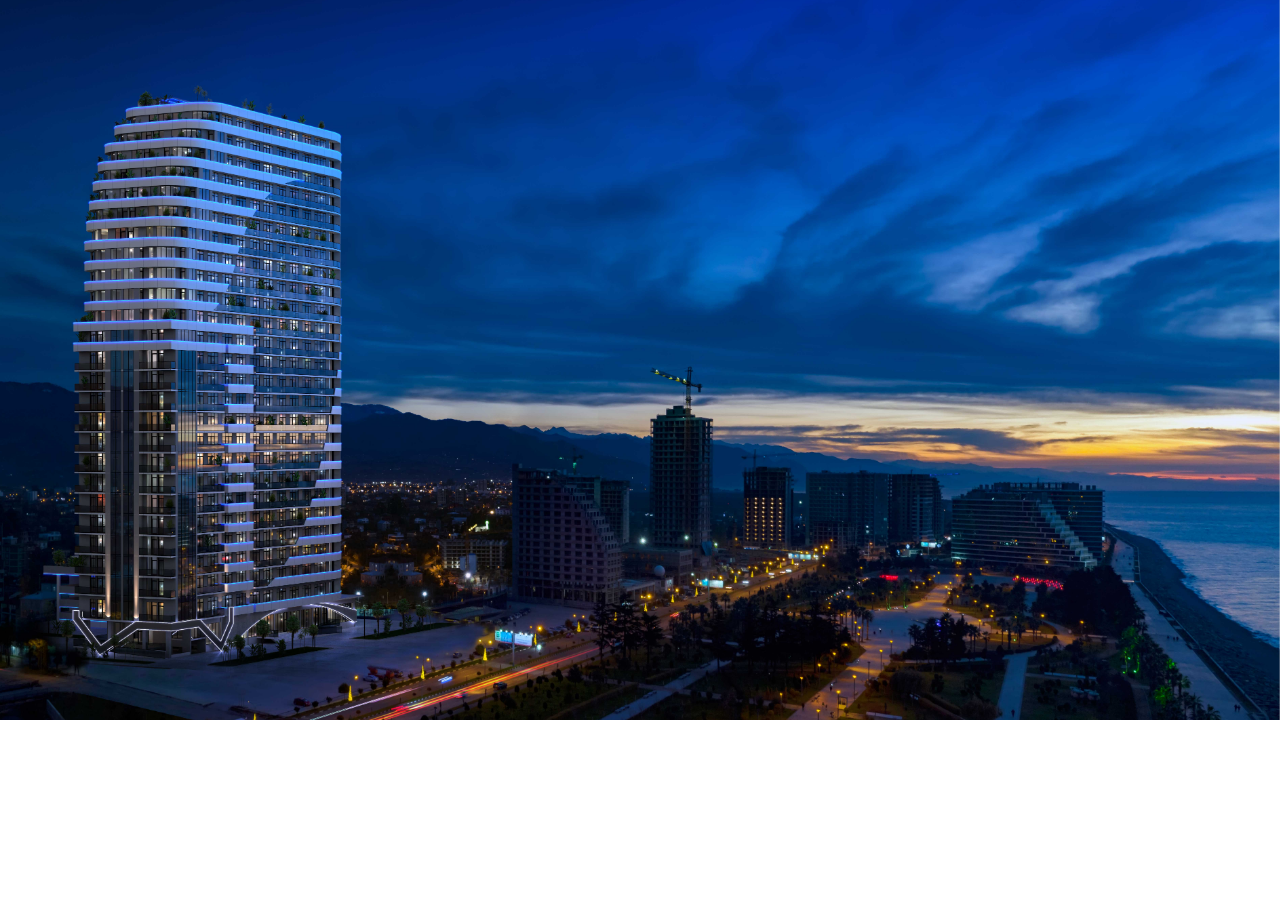
<file: index.html>
<!DOCTYPE html>
<html>
<head>
	<title></title>
		<meta name="viewport" content="width=device-width, initial-scale=1.0">
	<link rel="stylesheet" type="text/css" href="css/slick.css">
	<link rel="stylesheet" type="text/css" href="css/lightbox.css">
	<link rel="stylesheet" type="text/css" href="css/slicktheme.css">
	<link rel="stylesheet" type="text/css" href="css/main.css">

</head>
<body>



<section class="building_img" >
	

<svg  version="1.1" xmlns="http://www.w3.org/2000/svg" xmlns:xlink="http://www.w3.org/1999/xlink" x="0px" y="0px"
	 viewBox="0 0 1920 1080" style="enable-background:new 0 0 1920 1080;" xml:space="preserve">
<style type="text/css">
	
	.st27{font-family:'MyriadPro-Regular';}
	.st28{font-size:16px;}

	#Layer_1 {
		width: 100vw;
	}
</style>
<g id="Layer_1">
	
		<image style="overflow:visible;" width="9496" height="5776" xlink:href="img/1EA82DE3.jpg"  transform="matrix(0.2542 0 0 0.2542 -493.4042 -76.1467)">
	</image>
	<path class="build_hover hidden_stare" d="M88.2,890.3l0,37.5l20,1l14-2l134,7l80-12v-11l164-22c0,0,10.6-1.3,10.6-4.7v-18.2c0,0-0.8,1.1-14.4,2.9
		l-113,14.3l-3.6-0.3l0.1,0.9l-37.7,4.6l-5.4-0.1l0,0.7l-41.1,5.2l-39.6,4.9L88.2,890.3z"/>
	<path class="build_hover hidden_stare" d="M88.5,862.3l-0.1,25.6l167.1,8.4l81.1-10l0.1,1.8l5.3,0l37.9-4.5v-1l3.5,0.4l118-15c0,0,9.3-1.1,10.5-3.2
		l0-12.5l-1-0.7v-13c0,0-3.5,1.7-15.8,2.5l-69.6,8l-41.9,4.4l-3.6,0v0.5l-37.9,4.1l-5.3,0l-0.1,0.5l-41,4.5l-39.6,4.4l-98.6-3.5
		l0-0.5l-67.9-1.4l-0.9,0L88.5,862.3z"/>
	<path class="build_hover hidden_stare" d="M117.9,831.6c0,0,0.2,16.1,0,16.1c-0.1,0-6.4,1.1-6.4,1.1v10.2l46,2.1l50.5,2.1l47.8,1.8l80.9-8.6l0,1.8l5.3,0
		l37.9-4.1l3.6-0.5L497.8,841c0,0,12.4-0.9,14-2.9l0-12.2l-1-1.1l-0.1-13.1c0,0-3.6,1-10.7,1.7l-70.2,6.5l-46.4,4.2l-3.5-0.1
		l-0.1,0.8l-37.9,3.5l-5.2-0.1l0,0.4l-80.6,7.8L117.9,831.6z"/>
	<path data-url="www.google.ge" class="build_hover link_path" d="M118,801.2l0.2,16.3l-6.5,1.3l0.3,10.1l-0.7,0.3v2.3l97.3,3.5l47.7,1.5l80.6-7.8l0-0.4l43.2-3.4l0.1-0.8l3,0.1
		l114.6-10.5c0,0,12.8-1,14.2-2.7l0-12.2l-0.9-0.8l-0.1-13.5c0,0-4,1.3-12,1.5L384.2,795l-4.2-0.1l-0.1,0.4l-37.9,3l-5.4-0.1v0.5
		l-41,3.1l-39.9,3.2L118,801.2z"/>
	<path data-url="www.google.ge" class="build_hover link_path" d="M118.1,770.9c0,0.2,0.2,16.7,0,16.7s-6.4,0.5-6.4,0.5s0.2,10.2,0,10.3c-0.2,0.1-0.6,0.2-0.6,0.2l0.1,2.3
		l46.3,1.3l50.8,1.5l47.4,1.4l81.1-6.3v-0.5l5.4,0.1l37.9-3l0.1-0.4l4.2,0.1l113.5-9c0,0,12.7-0.6,14.1-2.3l0-12l-1-1l-0.1-13.6
		c0,0-5.2,1-17.1,1.6l-107.9,6.8l-5.8,0.1l0,0.5l-123.8,7.7l-98.6-2.3l-3.3-0.3L118.1,770.9z"/>
	<path data-url="www.google.ge" class="build_hover link_path st20" d="M118.1,740.1l0,16.9l-6.4,0.4v10.4l-0.5,0.1l-0.1,2.4l43.3,1l3.1,0.2l98.6,2.3l80.6-5.1l10.5-0.6l32.8-2l0-0.5
		l113.6-6.9c0,0,17.3-0.9,18.2-2.2l0-11.8l-1-0.9l-0.1-13.8c0,0-8.4,1.1-18.4,1.2l-20.8,0.9l-88.1,4.3l-3.5,0v0.3l-38,1.7h-5.2
		l-0.1,0.3l-80.6,3.7L118.1,740.1z"/>
	<path data-url="www.google.ge" class="build_hover link_path st19" d="M118,709.8c0,0,0.4,16.7,0.1,16.8s-6.6,0.5-6.6,0.5v10.4h-0.4l0.1,2.3l144.9,2.7l80.7-4l163.9-7.6
		c0,0,10.9-0.6,11.2-1.3c0,0,0.1-12.1,0-12.1s-0.9-0.4-0.9-0.4l-0.1-14.3l-32.7,1.3l-182.3,5.8l-39.7,1.4L118,709.8z"/>
	<polygon data-url="www.google.ge" class="build_hover link_path st18" points="118.1,679.1 118.1,696.5 111.6,696.8 111.7,706.9 111.1,707.3 111.1,709.6 208,710.5 256.2,711.2 
		336.8,708.5 342.1,708.4 380,707.2 478.6,704 506.4,702.9 511.9,702.6 511.9,690.4 510.9,690.2 510.9,675.8 479.5,676.2 
		383.5,677.9 379.9,677.9 342,678.4 336.7,678.4 256,680.1 	"/>
	<polygon data-url="www.google.ge" class="build_hover link_path st17" points="118.1,648.6 118.2,666.2 111.8,666.5 111.8,676.4 111.1,676.8 111.2,679 157.7,679.4 256,680.1 
		484.6,675.9 510.9,675.8 511.9,675.5 511.8,663.3 510.8,663.2 510.8,648.5 429.8,648.5 383.5,648.5 380,648.4 256.1,648.5 	"/>
	<polygon data-url="www.google.ge" class="build_hover link_path st16" points="118,618.5 118.2,635.8 111.5,635.8 111.6,646.2 111.1,646.2 111.1,648.6 156.2,648.6 256.1,648.5 
		336.9,648.5 505.1,648.5 511.9,648.5 511.9,636.3 510.7,635.9 510.8,621.4 383.4,619.3 379.9,619.2 342,618.7 336.5,618.5 
		255.7,617.3 	"/>
	<polygon data-url="www.google.ge" class="build_hover link_path st15" points="118.1,587.9 118.1,605.1 111.6,605.4 111.8,615.6 111.2,615.9 111.2,618.3 255.7,617.3 510.8,621.4 
		512,621.3 511.8,609.2 510.5,608.6 510.8,594.1 406.5,590.8 383.6,590.1 342,589 255.9,586.1 	"/>
	<path data-url="www.google.ge" class="build_hover link_path st14" d="M118.1,557.5l0,17.3l-6.6,0.1l-0.1,12.8l45.6-0.5l99-1.2l254.7,8c0,0,0,0.5,0,0.5c0,0,1,0,1,0l0-12
		c0,0-0.1-0.7-1.2-1.1l0.2-14.6c0,0-0.8-0.4-6.2-0.4l-121.3-5.7l-3.6-0.2l-37.7-1.8l-86.3-4L118.1,557.5z"/>
	<path data-url="www.google.ge" class="build_hover link_path st13" d="M118.1,527c0,0,0.1,17.3,0,17.3s-6.6,0.1-6.6,0.1l0.1,10.5h-0.4l0,2.4l7,0.2l138.1-2.7l248.4,11.7
		c0,0,6.2,0.1,6.2,1c0,0,0.7,0.3,1-0.3l-0.1-12.2l-0.9-0.5l-0.1-14.5c0,0,0.7-0.6-14.3-1.4l-43.8-2.6l-69.4-4.1l-9.1-0.5l-117.8-7.9
		L118.1,527z"/>
	<path data-url="www.google.ge" class="build_hover link_path st12" d="M118.4,496.5l-0.5,16.1l-8.2,0.5l-0.1,13.8l8.5,0.1l138.3-3.6l234.3,14.8c0,0,19.9,1.2,20.1,2.4
		c0,0,0.9,0.1,1-0.4l0-12l-1.2-0.9l0-14.6c0,0-4.1-1.1-13.9-1.6l-113.3-8.7l-127.2-10.2L118.4,496.5z"/>
	<path data-url="www.google.ge" class="build_hover link_path st11" d="M135,467.9l-0.1,13.7l-25.1,1l0,13.7l8.7-0.1l137.8-4l127.2,10.2l115,8.7c0,0,13.1,1.2,13.3,1.5l0.1-11.8
		l-1.1-0.5l0-14.3c0,0,0.3-0.7-14.3-2.4L366,470.9l-83.6-7.6c0,0-16.6-1.7-29.8-1.7l-116.4,3.5c0,0-16.5,0.9-6.3,2.3L135,467.9z"/>
	<path data-url="www.google.ge" class="build_hover link_path st10" d="M135,438l0.1,13.2c0,0-9,0.7-8.9,3.1l0.2,12.3c0,0,1-1.1,9.9-1.4l100-3.1c0,0,14.6-1,44.2,0.9l216,20.6
		c0,0,12.5,1.3,14.3,2.4l0,1l0.6-0.1l0.5-0.5l0.1-12.2l-0.7-0.8l-0.3,0l-0.2-14.5c0,0-0.3-1.4-15.1-2.7l-158.2-17.5l-56.9-6.5
		c0,0-10.9-1.1-19.7-1.1l-96.5,2.3c0,0-34.1,0.8-37.9,2.8C126.4,436.1,123.9,437,135,438z"/>
	<path data-url="www.google.ge" class="build_hover link_path st9" d="M135,407.8l0.2,12.9c0,0-9,0.7-9,2.1l0.2,13.3c0,0,6.7-2.3,29.2-2.5l91-2.2c0,0,27.1-1.2,38,1.2l179.5,20
		c0,0,46,4.6,46.7,6.3l0.1,1.1c0,0,0.8,0.2,1-0.8c0.2-0.9,0-12.3,0-12.3l-1-0.2l-0.1-14.7c0,0-0.4-2.3-19.6-4.1l-197.1-25.1
		c0,0-28.8-4.4-57.7-2.8l-78.2,3.1l-21.9,1c0,0-14.9,0.9-8.3,2.9L135,407.8z"/>
	<path data-url="www.google.ge" class="build_hover link_path st8" d="M135,377.9l0.1,12.1c0,0-8.9,0.6-8.9,3.7c0.1,3.2,0.1,12.2,0.1,12.2s0.2-2,21.9-2.4l90.6-3.7
		c0,0,29.7-1.2,55.3,2.9l64,8.2l138.8,17.5c0,0,12.3,1.5,13.9,3.5l0,1c0,0,0.9,0.1,1.1-0.8l-0.3-11.5l-0.9-0.5l0.2-15.4
		c0,0,0.1-1.7-13.4-3.4L354.6,381l-61.5-8.8c0,0-22.7-4.1-39.6-3.8c0,0-25.4-0.4-39.1,0.9l-65.1,3.1c0,0-29.6,0.7-21.4,3.9
		L135,377.9z"/>
	<path data-url="www.google.ge" class="build_hover link_path st7" d="M137.5,348.1c0,0.6,0,11.1,0,11.1s-11.1,0.9-11.3,3.6l0.2,12.5c0,0,0.2-2,10.1-2.3l92.3-4.7
		c0,0,37.7-1.8,62.6,3.3l208.8,29.8c0,0,10,1.3,10.7,3.2l0-27.2c0,0,0.7-2.1-16.4-4L284,340c0,0-22.1-4.4-65.9-1.6l-66,3.8
		c0,0-31.4,1.3-20.8,4.7C131.4,347,137.5,348.1,137.5,348.1z"/>
	<path data-url="www.google.ge" class="build_hover link_path st6" d="M142.5,318.5l-0.2,10.3c0,0-13.2,0.7-13.3,3.8l0.1,12.8c0,0,0.5-2.2,24.7-3.4l85.4-4.5c0,0,34,0.1,42.2,2.1
		l216.3,34.1c0,0,12.3,1.4,13.2,3.9l0.1-26.9c0,0-1.5-2.8-14.6-4.5l-195-34.1c0,0-27.7-6.7-66.1-4.5l-81.3,4.9
		c0,0-31.2,1.6-17.4,5.1l4.9,0.8L142.5,318.5z"/>
	<path data-url="www.google.ge" class="build_hover link_path st5" d="M146.5,289.4l0.1,9.4c0,0-0.1,0.5-0.3,0.5c-0.2,0-4.1,0.2-4.1,0.2s-10.3,0.8-9.3,4.1l0.2,12.1
		c0,0,1.5-2.9,28.9-3.8l77.9-4.8c0,0,30.4-1,54.2,3.4l202.6,35.6c0,0,11.4,1.1,14.2,4.5l-0.2-27.3c0,0-0.8-2.8-14.1-4.6L397.9,300
		l-104.2-19.8c0,0-0.2-1.6-26.4-2.8c0,0-18.7-1.1-44.8,1.1l-62.7,4.4c0,0-29.9,1.5-18.2,5.5L146.5,289.4z"/>
	<path data-url="www.google.ge" class="build_hover link_path st4" d="M153.6,261l-0.1,8.3c0,0-15.4,1-15.1,4.8l0.2,12.5c0,0-2.1-2,18-3.6l81.9-5.7c0,0,44.2-0.8,56.3,2.9
		l181.7,34.3l20.2,4.1c0,0,10.1,0.9,14.1,4.6l0-27c0,0-1.2-2.6-9.7-4.2l-202.5-41.7c0,0-10.7-2.8-45.6-2.7l-38.8,2.6l-52,4
		c0,0-24.6,1.6-13,5.7L153.6,261z"/>
	<path data-url="www.google.ge" class="build_hover link_path st3" d="M164.1,233.1l0.4,6.9c0,0-18.6,0.5-18.7,5.6l0.3,12c0,0,1.3-3.2,23.5-4.2l65.8-5c0,0,26.7-3.9,65.5,1.8
		L501.1,292c0,0,7.5,1.1,9.8,4.4v-26.8c0,0,0.7-2.7-12-5.6L308,221.7c0,0-27.6-4.6-46.7-2.7l-87.6,6.9c0,0-25.2,1.9-14.1,6.2
		L164.1,233.1z"/>
	<path data-url="www.google.ge" class="build_hover link_path st2" d="M178.5,206.5l0.3,5.2c0,0-21,1.2-22.3,5.1l0.2,12.7c0,0,3-3.4,28.6-4.5c0,0,80.2-6.5,80.6-6.5
		c0.4,0,19.1-1.5,45.2,3.7c26.1,5.1,186.3,41.3,186.3,41.3s13.6,2.8,13.5,6.3l1-1.1l0-11.6l-0.9-1.6l-0.1-14c0,0-2.4-3.6-18.8-6.8
		l-170.8-40.3c0,0-23.1-4.8-49.2-2.7l-88.5,7.3c0,0-17.4,2.4-11.1,5.6C172.4,204.7,175,206.2,178.5,206.5z"/>
	<path data-url="www.google.ge" class="build_hover link_path st1" d="M195.4,181l0,3.3c0,0-24.6,1-24.7,6.5l0.2,12c0,0-1.2-1.5,13.7-4.1l91.9-7.5c0,0,36.9-0.5,53.6,5.3L500,236.5
		c0,0,8.7,2.6,10.9,5.1l0.1,2.7c0,0,1-0.2,1.1-2.3s-0.3-12.2-0.3-12.2l-1.2-1.7l0.2-13.3c0,0,0.1-3.4-16-6.7L338,168.7
		c0,0-13.1-4.8-51.6-3.2l-84.5,7.5c0,0-20.1,2.6-10.4,6.5l3.3,1.2L195.4,181z"/>
</g>
<g id="Layer_2">
	<rect c x="524.9" y="221.9" class="st25" width="72" height="1.3"/>
	<rect x="524.9" y="249.1" class="st24" width="72" height="1.3"/>
	<rect x="524.9" y="276.3" class="st23" width="72" height="1.3"/>
	<rect x="524.9" y="303.5" class="st22" width="72" height="1.3"/>
	<rect x="524.9" y="330.7" class="st21" width="72" height="1.3"/>
	<rect x="524.9" y="357.9" class="st20" width="72" height="1.3"/>
	<rect x="524.9" y="385" class="st19" width="72" height="1.3"/>
	<rect x="524.9" y="412.2" class="st18" width="72" height="1.3"/>
	<rect x="524.9" y="439.4" class="st17" width="72" height="1.3"/>
	<rect x="524.9" y="466.6" class="st16" width="72" height="1.3"/>
	<rect x="524.9" y="493.8" class="st15" width="72" height="1.3"/>
	<rect x="524.9" y="521" class="st14" width="72" height="1.3"/>
	<rect x="524.9" y="548.2" class="st13" width="72" height="1.3"/>
	<rect x="524.9" y="575.4" class="st12" width="72" height="1.3"/>
	<rect x="524.9" y="602.5" class="st11" width="72" height="1.3"/>
	<rect x="524.9" y="629.7" class="st10" width="72" height="1.3"/>
	<rect x="524.9" y="656.9" class="st9" width="72" height="1.3"/>
	<rect x="524.9" y="684.1" class="st8" width="72" height="1.3"/>
	<rect x="524.9" y="711.3" class="st7" width="72" height="1.3"/>
	<rect x="524.9" y="738.5" class="st6" width="72" height="1.3"/>
	<rect x="524.9" y="765.7" class="st5" width="72" height="1.3"/>
	<rect x="524.9" y="792.9" class="st4" width="72" height="1.3"/>
	<rect x="524.9" y="820" class="st3" width="72" height="1.3"/>
	<rect x="524.9" y="847.2" class="st2" width="72" height="1.3"/>
	<rect x="524.9" y="874.4" class="st1" width="72" height="1.3"/>
	<text transform="matrix(1 0 0 1 617.9263 225)" class="st25">26</text>
	<text transform="matrix(1 0 0 1 617.9263 255)" class="st24">25</text>
	<text transform="matrix(1 0 0 1 617.9263 280)" class="st23">24</text>
	<text transform="matrix(1 0 0 1 617.9263 310)" class="st22">23</text>
	<text transform="matrix(1 0 0 1 617.9263 338)" class="st21">22</text>
	<text transform="matrix(1 0 0 1 617.9263 361)" class="st20">21</text>
	<text transform="matrix(1 0 0 1 617.9263 391)" class="st19">20</text>
	<text transform="matrix(1 0 0 1 617.9263 415)" class="st18">19</text>
	<text transform="matrix(1 0 0 1 617.9263 445)" class="st17">18</text>
	<text transform="matrix(1 0 0 1 617.9263 470)" class="st16">17</text>
	<text transform="matrix(1 0 0 1 617.9263 500)" class="st15">16</text>
	<text transform="matrix(1 0 0 1 617.9263 530)" class="st14">15</text>
	<text transform="matrix(1 0 0 1 617.9263 555)" class="st13">14</text>
	<text transform="matrix(1 0 0 1 617.9263 580)" class="st12">13</text>
	<text transform="matrix(1 0 0 1 617.9263 610)" class="st11">12</text>
	<text transform="matrix(1 0 0 1 617.9263 635)" class="st10">11</text>
	<text transform="matrix(1 0 0 1 617.9263 660)" class="st9">10</text>
	<text transform="matrix(1 0 0 1 617.9263 685)" class="st8">9</text>
	<text transform="matrix(1 0 0 1 617.9263 715)" class="st7">8</text>
	<text transform="matrix(1 0 0 1 617.9263 745)" class="st6">7</text>
	<text transform="matrix(1 0 0 1 617.9263 775)" class="st5">6</text>
	<text transform="matrix(1 0 0 1 617.9263 800)" class="st4">5</text>
	<text transform="matrix(1 0 0 1 617.9263 825)" class="st3">Infrastructure</text>
	<text transform="matrix(1 0 0 1 617.9263 855)" class="st2">Hotel</text>
	<text transform="matrix(1 0 0 1 617.9263 880)" class="st1">Business zone</text>
</svg>

</section>



<script src="https://code.jquery.com/jquery-3.5.1.js" integrity="sha256-QWo7LDvxbWT2tbbQ97B53yJnYU3WhH/C8ycbRAkjPDc=" crossorigin="anonymous"></script>

<script src="js/slick.js"></script>
<script src="js/lightbox.js"></script>
<script src="js/main.js"></script>

</body>
</html>
</file>
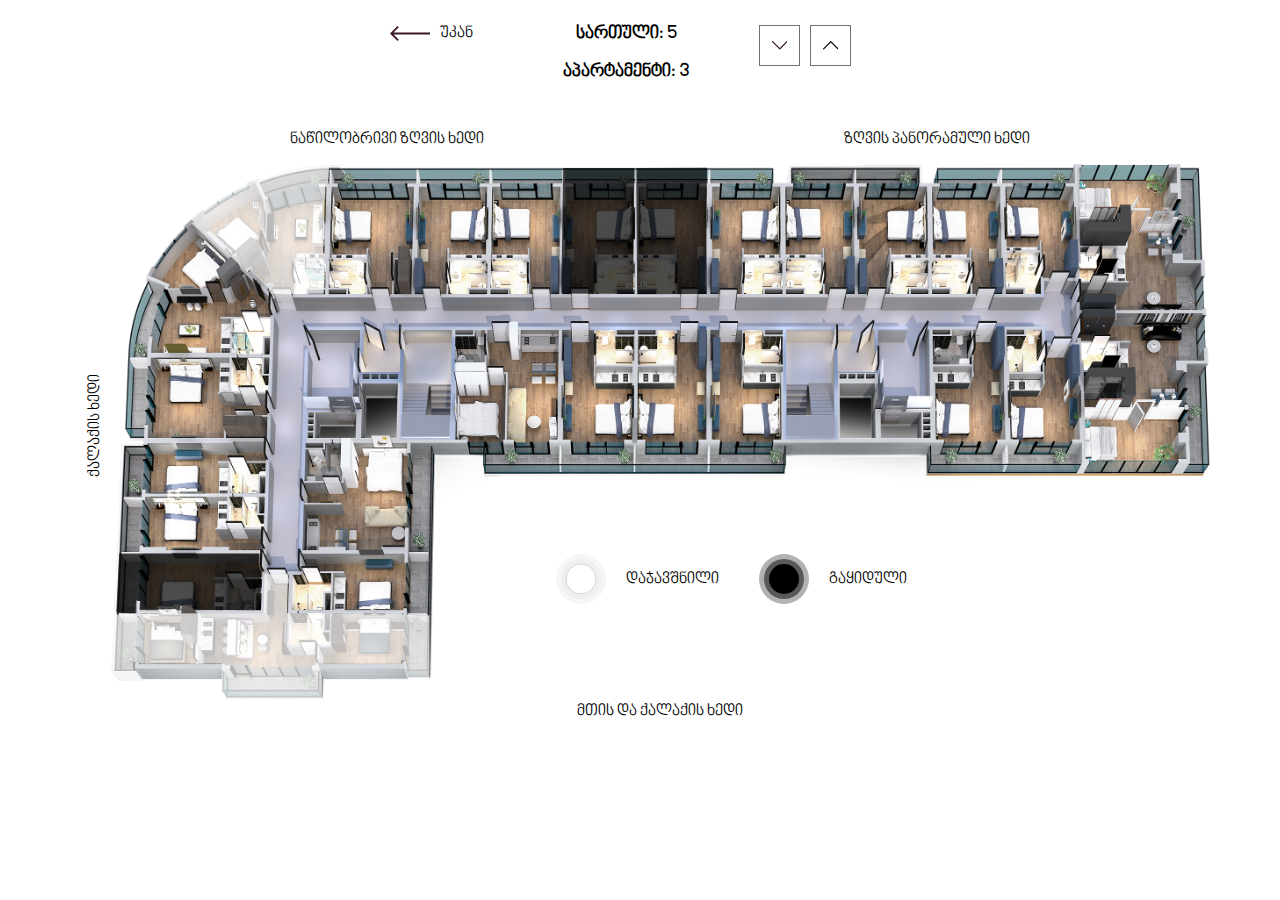
<file: flat.html>
<!DOCTYPE html>
<html>
<head>
	<title></title>
		<meta name="viewport" content="width=device-width, initial-scale=1.0">
	<link rel="stylesheet" type="text/css" href="css/slick.css">
	<link rel="stylesheet" type="text/css" href="css/lightbox.css">
	<link rel="stylesheet" type="text/css" href="css/slicktheme.css">
	<link rel="stylesheet" type="text/css" href="css/main.css">

</head>
<body>



<div class="flat_section">

	<div class="flat_header">
		
		<div class="flat_back">
			<a href="">
				<svg xmlns="http://www.w3.org/2000/svg" width="40" height="15" viewBox="0 0 40 15">
				  <g id="Выбор-по-плану" transform="translate(40 15) rotate(180)">
				    <g id="выбор_по_фильтрам_A136" transform="translate(-310 -320)">
				      <path id="arrow60_right" d="M350,326.563H313.563l5.25-5.25L317.5,320l-7.5,7.5,7.5,7.5,1.313-1.312-5.25-5.25H350Z" transform="translate(660 655) rotate(180)" fill="#3b152a"/>
				    </g>
				  </g>
				</svg>

				<span>უკან</span>
			</a>
		</div>

		<div class="flat_info">

			<div class="flat_floor_info">
				<span>სართული:</span>
				<span>5</span>
			</div>


			<div class="flat_aparment_info">
				<span>აპარტამენტი:</span>
				<span>3</span>
			</div>

		</div>

		<div class="flat_arrows">

				<a href="">
					<svg xmlns="http://www.w3.org/2000/svg" width="15.609" height="8.43" viewBox="0 0 15.609 8.43">
					  <g id="Group_12" data-name="Group 12" transform="translate(15.609 0) rotate(90)">
					    <path id="Path_15" data-name="Path 15" d="M8.252,7.376,1.032.177a.605.605,0,1,0-.854.857L6.968,7.8.178,14.576a.605.605,0,0,0,.855.857l7.22-7.2a.6.6,0,0,0,0-.857Z" fill="#341325"/>
					  </g>
					</svg>
				</a>

				<a href="">			
					<svg xmlns="http://www.w3.org/2000/svg" width="15.609" height="8.43" viewBox="0 0 15.609 8.43">
					  <g id="Group_23" data-name="Group 23" transform="translate(0 8.43) rotate(-90)">
					    <path id="Path_15" data-name="Path 15" d="M8.252,7.376,1.032.177a.605.605,0,1,0-.854.857L6.968,7.8.178,14.576a.605.605,0,0,0,.855.857l7.22-7.2a.6.6,0,0,0,0-.857Z"/>
					  </g>
					</svg>
				</a>

		</div>

	</div>

<div class="flat_wrapper_fluid">
	<div class="flat_wrapper">
		<div class="flat_up_info">
			<span>ნაწილობრივი ზღვის ხედი</span>	
			<span>ზღვის პანორამული ხედი</span>	
		</div>
		<div class="flat_left_info">
			<div>
				<span>
					ქალაქის ხედი
				</span>
			</div>	
		</div>

		<div class="flat">
	<svg version="1.1" class="flat_svg" id="Layer_1" xmlns="http://www.w3.org/2000/svg" xmlns:xlink="http://www.w3.org/1999/xlink" x="0px" y="0px"
	 viewBox="0 0 1475.8 721.9" style="enable-background:new 0 0 1475.8 721.9;" xml:space="preserve">

		<image width="2500" height="1219" xlink:href="img/2EFE518F.png"  transform="matrix(0.5891 0 0 0.5891 2.2509 2.7818)">
		</image>
		<path data-number="7" data-url="www.google.com" class="st0 link_path booked" d="M7.8,607.5l-2.9,74l27.4,0.4v-1.7l-0.9-0.3l0.4-9.1l4.6-0.1v2.3l114.3-0.5l-1.4,37.2l5.8,7.4v3l129.5,0.4
			l0.4-27.8l-5.6-19.9h111.1V669h5l-0.1,11.3l4.4,13.2h28.8v-85.3c0,0-31.2-0.5-31.5-0.5s-4.9,0.1-4.9,0.1l-0.1-2.5H237.3l1.6-51.9
			l-31.4-0.3l-1.4,52.2l-166.8,0.4v3.7l-5-0.4l-0.1-1.6L7.8,607.5z"/>
		<path data-number="8" data-url="www.google.com" class="st0 link_path sold" d="M12.3,525.1l-3.9,79.2c0,0,26,1.7,26,1s0.6-17,0.6-17l5.2,0.7l-0.6,11.7l55-1v-4l14.6,0.6l3,4.3l89.5,0.7
			l1.3-52.2l-3.5-6.9l0.4-17L12.3,525.1L12.3,525.1z"/>
		<polygon data-number="9" data-url="www.google.com" class="st0 link_path" points="16.6,451.3 13.6,522.5 38,522.8 38.4,513.9 43,514 43.1,516.5 74.3,516.2 76.6,520.5 122,520.9 
			122.3,516.3 158.8,516.4 158.8,520.7 200.4,520.8 200.3,519.2 204.5,518.6 200.5,511.5 201.5,488.5 204.4,488.4 205,487.6 
			206.5,448.8 45.7,449 45.7,453.1 40.7,453.1 40.8,451.6 "/>
		<path data-number="10" data-url="www.google.com" class="st0 link_path" d="M17,380.1c0,0-0.8,68.6-0.2,68.6s24.2,1,24.2,0.7s0.3-10.4,0.3-10.4h4.8c0,0,3.5,6.2,3.5,5.8
			s156.7-0.3,156.7-0.3L208,399l-3.4-7.7l0.5-17l-41.9,0.3l-0.2,1.8l-114.5,0.3l-0.1,2.3c0,0-4.1,0-4.2-0.1s-0.1,2-0.1,2L17,380.1z"/>
		<polygon data-number="11" data-url="www.google.com" class="st0 link_path" points="212.5,262.2 208.8,369 49,370.2 25.8,369.7 19.3,358.2 23.5,263.3 53.8,262.9 55.1,262 "/>
		<path data-number="12" data-url="www.google.com" class="st0 link_path" d="M48.7,262l-25.4-0.3c0,0-3.1-40.5,24-97.4l-2-4.8c0,0,16.7-37.3,58.9-79.3l4.1,2.5l102.8,96.9l-0.4,17.3
			l3.7,8.9l-1.9,52.4l-163.7,2.7L48.7,262z"/>
		<path data-number="13" data-url="www.google.com" class="st0 link_path booked" d="M215.9,177.2l-3.9-9.3l-24.5-23.4l-3,3.3l-76-71.6c0,0,34.2-29,87.4-52.6l1.1,0.9c0,0,31.2-16.6,96.9-19.6
			l-1.2,24.2l-4,0.1l-3.2,106.3l2.3,0.6l-1.2,40.7L215.9,177.2z"/>
		<polygon data-number="14" data-url="www.google.com" class="st0 link_path" points="295.7,4.5 292,176.8 403.1,177 406,28.2 409.4,28.4 409.5,8 309.2,8.3 305.7,4.5 "/>
		<polygon data-number="15" data-url="www.google.com" class="st0 link_path" points="412.3,8.2 407.7,176.8 504,177 508.1,8.5 "/>
		<path data-number="16" data-url="www.google.com" class="st0 link_path" d="M510.4,8.5c0,0-2.3,168.2-1.4,168.2s92,0.3,92,0.3l4.6-169.1L510.4,8.5z"/>
		<polygon data-number="17" data-url="www.google.com" class="st0 link_path sold" points="607.9,8.2 605.6,176.5 701.7,177 703.4,8 "/>
		<polygon data-number="18" data-url="www.google.com" class="st0 link_path sold" points="706,8 707.2,177.6 798.9,177 801,7.7 "/>
		<path data-number="19" data-url="www.google.com" class="st0 link_path" d="M803.8,8l0.2,168.8l96.9,0.3l-3.3-148.7l-8.8-0.4c0,0,0.1-19.9-0.3-19.9S803.8,8,803.8,8z"/>
		<path data-number="20" data-url="www.google.com" class="st0 link_path" d="M903.9,28.4l1.4,148.4c0,0,92.2,0.6,92.2,0.1S996.9,3.8,996.9,3.8l-87,0.3l-2.7,24.4L903.9,28.4z"/>
		<polygon data-number="21" data-url="www.google.com" class="st0 link_path" points="1000,4.1 1002.3,177 1096.4,177 1094.5,27.9 1087.7,27.9 1087.1,4.2 "/>
		<polygon data-number="22" data-url="www.google.com" class="st0 link_path" points="1101.3,28.4 1101.6,176.5 1195.9,177 1192.4,8.1 1108.4,8.1 1102.8,28.6 "/>
		<path data-number="23" data-url="www.google.com" class="st0 link_path" d="M1195.1,7.9l5.5,168.9l47.3,0.3l-0.4-22l47,0.1l-3.1-126.9c0,0,1.9,0.5,1.9,0.2S1293,7.4,1293,7.4L1195.1,7.9z"
			/>
		<polygon data-number="24" data-url="www.google.com" class="st0 link_path" points="1297.6,2.6 1299.3,156 1301.3,156.6 1301.9,178.7 1297.8,187.3 1300.2,188 1300.2,198.6 1464,198.2 
			1464.2,196 1466.4,196 1459.4,8.1 1434.2,7.9 1434.2,2.7 1418.8,2.8 1418.3,4.1 "/>
		<polygon data-number="25" data-url="www.google.com" class="st0 link_path" points="1300.2,203.2 1307.6,397.5 1312.8,398.6 1313.1,402.7 1303.5,420.8 1464.2,420.5 1473.2,405.5 
			1467.2,202 "/>
		<polygon data-number="26" data-url="www.google.com" class="st0 link_path" points="1299.1,244.3 1303.7,402.4 1294.7,419.7 1196.1,420 1204.7,404.7 1202.1,219.7 1254.2,220.2 
			1254.8,241.9 "/>
		<polygon data-number="27" data-url="www.google.com" class="st0 link_path" points="1102,224.3 1106.8,372.4 1094.4,393.3 1094.4,420.4 1193.5,420.6 1201.3,404.2 1198.7,219.8 
			1102,220.2 "/>
		<path data-number="1" data-url="www.google.com" class="st0 link_path" d="M805.3,224.6c-0.2,0.6,0,180.9,0,180.9l-2.4,15.8l101.7-0.2l-2.1-196.4L805.3,224.6z"/>
		<polygon data-number="2" data-url="www.google.com" class="st0 link_path" points="800.7,220.5 801.7,406.4 800.5,420.5 704.4,421.1 705,376 707.5,376 708.2,220.2 "/>
		<polygon data-number="3" data-url="www.google.com" class="st0 link_path" points="703.4,220 702,420.8 605,421.1 605.9,220.9 "/>
		<polygon data-number="4" data-url="www.google.com" class="st0 link_path" points="601.6,220 602.7,420.8 502.6,420.5 502.6,394.6 462.6,394.6 463.2,220.5 "/>
		<path data-number="6" data-url="www.google.com" class="st0 link_path" d="M256.2,526.4c0,0,0.3,22.2-0.6,22.8s-9.8-0.3-9.8-0.3l-2.9,51.9l155.9,0.1c0,0-0.2,4.3,0.1,4.3
			s32.8-0.8,32.8-0.8s2.3-79,1.1-79s-175.2-0.6-175.2-0.6L256.2,526.4z"/>
		<polygon data-number="5" data-url="www.google.com" class="st0 link_path" points="262,376.5 257.9,520.8 433.2,523.6 435.5,394 431.4,376.3 "/>
	</svg>

</div>

	<div class="flat_bottom_info">
		<span>მთის და ქალაქის ხედი</span>
	</div>

	<div class="flat_pos_info">

		<div>
			
			<svg xmlns="http://www.w3.org/2000/svg" width="50" height="50" viewBox="0 0 50 50">
  <g id="_555" data-name="555" transform="translate(-416 -666)">
    <circle id="Ellipse_1" data-name="Ellipse 1" cx="25" cy="25" r="25" transform="translate(416 666)" fill="#e4e0e0" opacity="0.3"/>
    <circle id="Ellipse_3"  data-name="Ellipse 3" cx="20" cy="20" r="20" transform="translate(421 671)" fill="#E8E8E8" opacity="0.5"/>
    <circle id="Ellipse_2" data-name="Ellipse 2" cx="15" cy="15" r="15" transform="translate(426 676)" fill="#fff" stroke="#D4D4D4" />
  </g>
</svg>


			<span>დაჯავშნილი</span>
		</div>


		<div>
			
			
			<svg xmlns="http://www.w3.org/2000/svg" width="50" height="50" viewBox="0 0 50 50">
			  <g id="_555" data-name="555" transform="translate(-416 -666)">
			    <circle id="Ellipse_1" data-name="Ellipse 1" cx="25" cy="25" r="25" transform="translate(416 666)" fill="#000" opacity="0.3"/>
			    <circle id="Ellipse_3" data-name="Ellipse 3" cx="20" cy="20" r="20" transform="translate(421 671)" fill="#000" opacity="0.5"/>
			    <circle id="Ellipse_2" data-name="Ellipse 2" cx="15" cy="15" r="15" transform="translate(426 676)" fill="#000"/>
			  </g>
			</svg>


			<span>გაყიდული</span>

		</div>

	</div>
</div>

</div>



</div>



<script src="https://code.jquery.com/jquery-3.5.1.js" integrity="sha256-QWo7LDvxbWT2tbbQ97B53yJnYU3WhH/C8ycbRAkjPDc=" crossorigin="anonymous"></script>
<script src="js/slick.js"></script>
<script src="js/lightbox.js"></script>
<script src="js/main.js"></script>
</body>
</file>
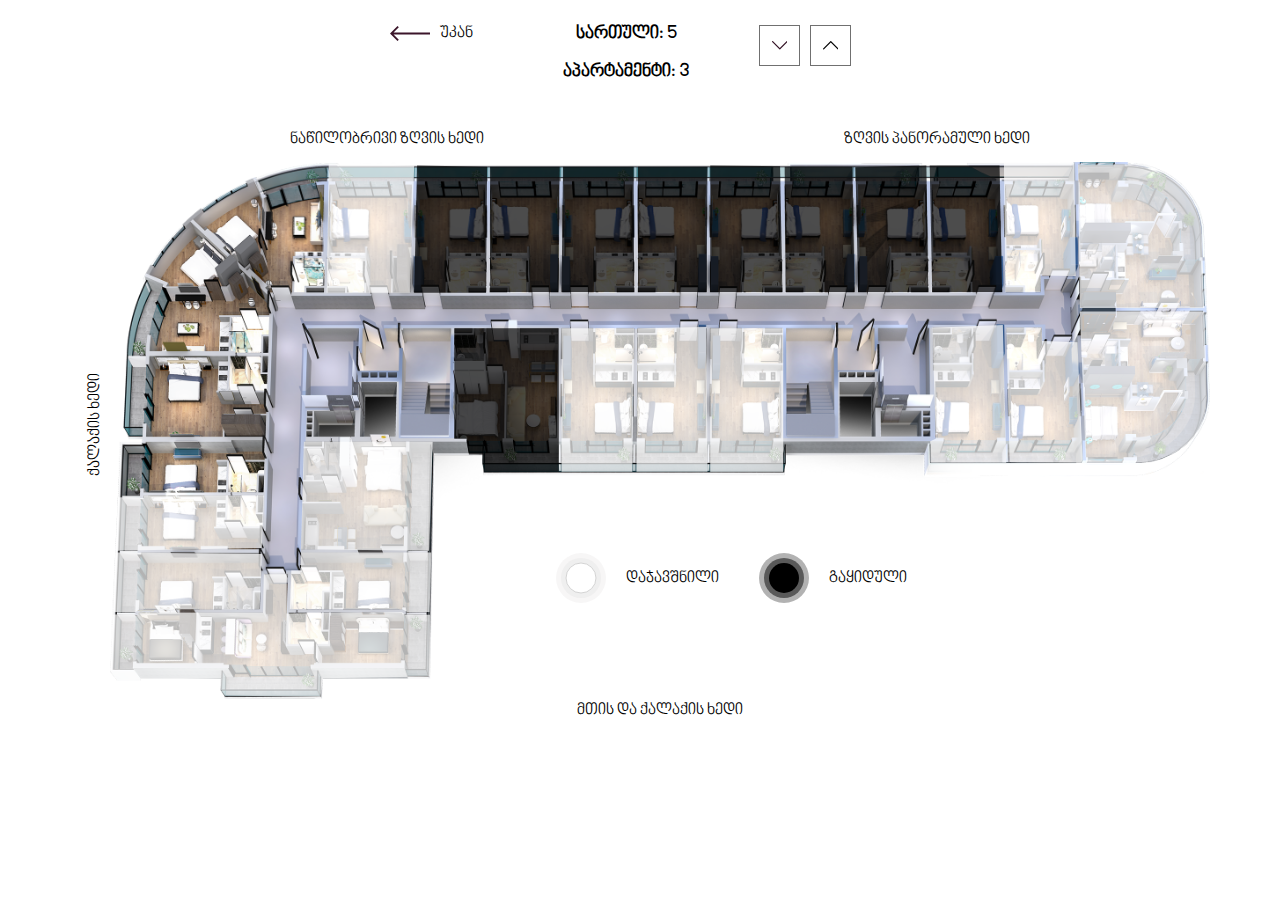
<file: flat2.html>
<!DOCTYPE html>
<html>
<head>
	<title></title>
		<meta name="viewport" content="width=device-width, initial-scale=1.0">
	<link rel="stylesheet" type="text/css" href="css/slick.css">
	<link rel="stylesheet" type="text/css" href="css/lightbox.css">
	<link rel="stylesheet" type="text/css" href="css/slicktheme.css">
	<link rel="stylesheet" type="text/css" href="css/main.css">

</head>
<body>



<div class="flat_section">

	<div class="flat_header">
		
		<div class="flat_back">
			<a href="">
				<svg xmlns="http://www.w3.org/2000/svg" width="40" height="15" viewBox="0 0 40 15">
				  <g id="Выбор-по-плану" transform="translate(40 15) rotate(180)">
				    <g id="выбор_по_фильтрам_A136" transform="translate(-310 -320)">
				      <path id="arrow60_right" d="M350,326.563H313.563l5.25-5.25L317.5,320l-7.5,7.5,7.5,7.5,1.313-1.312-5.25-5.25H350Z" transform="translate(660 655) rotate(180)" fill="#3b152a"/>
				    </g>
				  </g>
				</svg>

				<span>უკან</span>
			</a>
		</div>

		<div class="flat_info">

			<div class="flat_floor_info">
				<span>სართული:</span>
				<span>5</span>
			</div>


			<div class="flat_aparment_info">
				<span>აპარტამენტი:</span>
				<span>3</span>
			</div>

		</div>

		<div class="flat_arrows">

				<a href="">
					<svg xmlns="http://www.w3.org/2000/svg" width="15.609" height="8.43" viewBox="0 0 15.609 8.43">
					  <g id="Group_12" data-name="Group 12" transform="translate(15.609 0) rotate(90)">
					    <path id="Path_15" data-name="Path 15" d="M8.252,7.376,1.032.177a.605.605,0,1,0-.854.857L6.968,7.8.178,14.576a.605.605,0,0,0,.855.857l7.22-7.2a.6.6,0,0,0,0-.857Z" fill="#341325"/>
					  </g>
					</svg>
				</a>

				<a href="">			
					<svg xmlns="http://www.w3.org/2000/svg" width="15.609" height="8.43" viewBox="0 0 15.609 8.43">
					  <g id="Group_23" data-name="Group 23" transform="translate(0 8.43) rotate(-90)">
					    <path id="Path_15" data-name="Path 15" d="M8.252,7.376,1.032.177a.605.605,0,1,0-.854.857L6.968,7.8.178,14.576a.605.605,0,0,0,.855.857l7.22-7.2a.6.6,0,0,0,0-.857Z"/>
					  </g>
					</svg>
				</a>

		</div>

	</div>

<div class="flat_wrapper_fluid">
	<div class="flat_wrapper">
		<div class="flat_up_info">
			<span>ნაწილობრივი ზღვის ხედი</span>	
			<span>ზღვის პანორამული ხედი</span>	
		</div>
		<div class="flat_left_info">
			<div>
				<span>
					ქალაქის ხედი
				</span>
			</div>	
		</div>

		<div class="flat">
	
<svg id="Layer_1" class="flat_svg" data-name="Layer 1" xmlns="http://www.w3.org/2000/svg" xmlns:xlink="http://www.w3.org/1999/xlink" viewBox="0 0 600 292.8">
 

  <image class="cls-1" width="2500" height="1220" transform="scale(0.24)" xlink:href="img/17.png"/>
  <polygon data-number="3" data-url="www.google.com" class="st0 link_path booked" points="246.3 90.7 246.3 169 284.9 169 285.9 90.7 246.3 90.7"/>
  <polygon data-number="2" data-url="www.google.com" class="st0 link_path booked" points="287.8 90.7 287.2 169 325.9 169 325.3 90 287.8 90.7"/>
  <rect data-number="1" data-url="www.google.com" class="st0 link_path booked" x="327.4" y="90.7" width="39.8" height="78.33"/>
  <polygon data-number="27" data-url="www.google.com" class="st0 link_path booked" points="448.6 90.4 450.4 151 447.4 152.3 447.4 164.1 488.9 164.1 487 88.9 448.6 90.4"/>
  <polygon data-number="26" data-url="www.google.com" class="st0 link_path booked" points="488.9 90.3 490.7 163.7 529.7 164.1 530.5 162.3 527.7 98.3 508.5 97.6 508.2 90.3 488.9 90.3"/>
  <path data-number="25" data-url="www.google.com" class="st0 link_path booked" d="M537,104.4l3.4,82.6H570s35.8-2,36.3-35.7L605,104.4Z" transform="translate(-8 -22.9)"/>
  <path data-number="24" data-url="www.google.com" class="st0 link_path booked" d="M536,24.3l1,78.2h67.9l-1.4-39.1s2.2-35.1-41.2-39.1Z" transform="translate(-8 -22.9)"/>
  <polygon data-number="23" data-url="www.google.com" class="st0 link_path booked" points="488.4 70.9 507.6 70.9 507.6 61.9 526.8 62.2 525.9 0.5 487.6 0.5 488.4 70.9"/>
  <polygon data-number="22" data-url="www.google.com" class="st0 link_path sold" points="486.6 70.9 485.2 1.9 447.1 1.9 448.5 70.9 486.6 70.9"/>
  <polygon data-number="21" data-url="www.google.com" class="st0 link_path sold" points="406.6 2.9 408.1 70.9 446.3 70.9 445.3 1.9 406.6 2.9"/>
  <polygon data-number="20" data-url="www.google.com" class="st0 link_path sold" points="404.9 2.6 406.1 70.9 368.5 70.9 368 2.6 404.9 2.6"/>
  <polygon data-number="19" data-url="www.google.com" class="st0 link_path sold" points="365.5 2.3 366.8 70.9 327.4 70.9 327.4 1.9 365.5 2.3"/>
  <polygon data-number="18" data-url="www.google.com" class="st0 link_path sold" points="325.9 2.6 325.4 70.9 288 70.9 288 2.6 325.9 2.6"/>
  <polygon data-number="17" data-url="www.google.com" class="st0 link_path sold" points="247.1 2.6 246.3 70.9 285.9 70.9 285.6 2.6 247.1 2.6"/>
  <polygon data-number="16" data-url="www.google.com" class="st0 link_path sold" points="207.3 2.6 207.3 70.9 244.4 70.9 245.3 2.6 207.3 2.6"/>
  <polygon data-number="15" data-url="www.google.com" class="st0 link_path sold" points="205.7 2.6 205.1 71.3 165.9 71.3 167.5 1.9 205.7 2.6"/>
  <polygon data-number="4" data-url="www.google.com" class="st0 link_path sold" points="187.8 90.7 187.8 150.9 194.5 150.9 195.8 159.5 203.4 159.5 203.4 164.3 204.3 169 244.8 169 244.8 90.7 187.8 90.7"/>
  <polygon data-number="5" data-url="www.google.com" class="st0 link_path booked" points="105.7 152.6 104.2 211.2 174 212 176 152.6 105.7 152.6"/>
  <polygon data-number="6" data-url="www.google.com" class="st0 link_path booked" points="104.2 213 104.2 222.8 98.9 222.8 98.1 243.8 159.3 243.8 162.1 245.5 174.3 245.5 175.3 213 104.2 213"/>
  <polygon data-number="7" data-url="www.google.com" class="st0 link_path booked" points="96.4 224.9 96.4 246.3 159.3 245.5 160.9 247 174.5 247 174.5 280.6 116.1 281.6 114.8 291.8 62.8 291.1 60.5 288 60.5 281.6 3.8 282.7 0 277.4 1.4 246.8 13.5 246.7 13.6 247.3 15.4 247.1 15.6 245.7 83.5 245.9 83.9 224.9 96.4 224.9"/>
  <polygon data-number="8" data-url="www.google.com" class="st0 link_path booked" points="82.8 213.8 81.6 244 15.8 244 14.1 245.5 1.9 245.5 2.9 213 82.8 213.8"/>
  <polygon data-number="9" data-url="www.google.com" class="st0 link_path booked" points="4.3 182.9 18.3 183.3 18.3 181.9 84 181.9 82.8 210.5 3.1 212.1 4.3 182.9"/>
  <polygon data-number="10" data-url="www.google.com" class="st0 link_path " points="84.7 151.4 83.6 180.3 18.7 180.3 15.8 181.9 4.4 181.9 5.4 153.8 19.4 153.4 19.4 152.6 84.7 151.4"/>
  <polygon data-number="11" data-url="www.google.com" class="st0 link_path " points="86.2 105.8 84.6 149.8 10.3 149.8 7.3 144.5 8.8 106.8 21.4 106.6 21.3 105.8 86.2 105.8"/>
  <path data-number="12" data-url="www.google.com" class="st0 link_path " d="M95.3,96.2l-1.1,30.9-64.9-1-1.5,2.5H17.2s-.7-18.6,10.1-40L26,86.7l.8-1.3v-.6s3.4-10.9,23.7-31.1Z" transform="translate(-8 -22.9)"/>
  <path data-number="13" data-url="www.google.com" class="st0 link_path " d="M52,52.9l41.8,37,12,.4,1,3.5h17.6V35.2l1.8-2.1V23.8S110.7,22,88.4,31.3A177.6,177.6,0,0,0,52,52.9Z" transform="translate(-8 -22.9)"/>
  <polygon data-number="14" data-url="www.google.com" class="st0 link_path booked" points="119.3 0.8 118.2 71.3 163.7 71.3 165.9 1.9 119.3 0.8"/>
</svg>


</div>

	<div class="flat_bottom_info">
		<span>მთის და ქალაქის ხედი</span>
	</div>

	<div class="flat_pos_info">

		<div>
			
			<svg xmlns="http://www.w3.org/2000/svg" width="50" height="50" viewBox="0 0 50 50">
  <g id="_555" data-name="555" transform="translate(-416 -666)">
    <circle id="Ellipse_1" data-name="Ellipse 1" cx="25" cy="25" r="25" transform="translate(416 666)" fill="#e4e0e0" opacity="0.3"/>
    <circle id="Ellipse_3"  data-name="Ellipse 3" cx="20" cy="20" r="20" transform="translate(421 671)" fill="#E8E8E8" opacity="0.5"/>
    <circle id="Ellipse_2" data-name="Ellipse 2" cx="15" cy="15" r="15" transform="translate(426 676)" fill="#fff" stroke="#D4D4D4" />
  </g>
</svg>


			<span>დაჯავშნილი</span>
		</div>


		<div>
			
			
			<svg xmlns="http://www.w3.org/2000/svg" width="50" height="50" viewBox="0 0 50 50">
			  <g id="_555" data-name="555" transform="translate(-416 -666)">
			    <circle id="Ellipse_1" data-name="Ellipse 1" cx="25" cy="25" r="25" transform="translate(416 666)" fill="#000" opacity="0.3"/>
			    <circle id="Ellipse_3" data-name="Ellipse 3" cx="20" cy="20" r="20" transform="translate(421 671)" fill="#000" opacity="0.5"/>
			    <circle id="Ellipse_2" data-name="Ellipse 2" cx="15" cy="15" r="15" transform="translate(426 676)" fill="#000"/>
			  </g>
			</svg>


			<span>გაყიდული</span>

		</div>

	</div>
</div>

</div>



</div>



<script src="https://code.jquery.com/jquery-3.5.1.js" integrity="sha256-QWo7LDvxbWT2tbbQ97B53yJnYU3WhH/C8ycbRAkjPDc=" crossorigin="anonymous"></script>
<script src="js/slick.js"></script>
<script src="js/lightbox.js"></script>
<script src="js/main.js"></script>
</body>
</file>
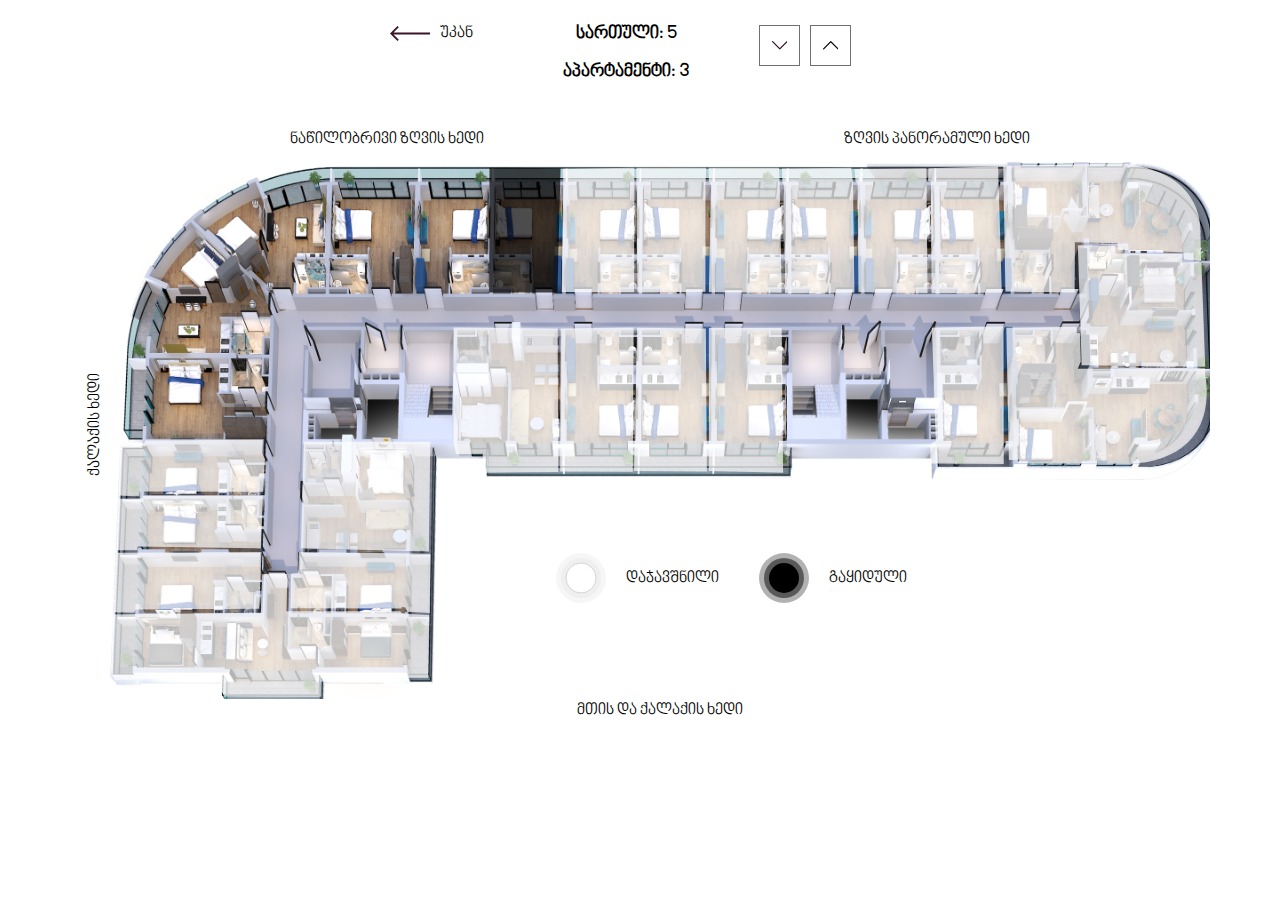
<file: flat_20_21.html>
<!DOCTYPE html>
<html>
<head>
	<title></title>
		<meta name="viewport" content="width=device-width, initial-scale=1.0">
	<link rel="stylesheet" type="text/css" href="css/slick.css">
	<link rel="stylesheet" type="text/css" href="css/lightbox.css">
	<link rel="stylesheet" type="text/css" href="css/slicktheme.css">
	<link rel="stylesheet" type="text/css" href="css/main.css">

</head>
<body>



<div class="flat_section">

	<div class="flat_header">
		
		<div class="flat_back">
			<a href="">
				<svg xmlns="http://www.w3.org/2000/svg" width="40" height="15" viewBox="0 0 40 15">
				  <g id="Выбор-по-плану" transform="translate(40 15) rotate(180)">
				    <g id="выбор_по_фильтрам_A136" transform="translate(-310 -320)">
				      <path id="arrow60_right" d="M350,326.563H313.563l5.25-5.25L317.5,320l-7.5,7.5,7.5,7.5,1.313-1.312-5.25-5.25H350Z" transform="translate(660 655) rotate(180)" fill="#3b152a"/>
				    </g>
				  </g>
				</svg>

				<span>უკან</span>
			</a>
		</div>

		<div class="flat_info">

			<div class="flat_floor_info">
				<span>სართული:</span>
				<span>5</span>
			</div>


			<div class="flat_aparment_info">
				<span>აპარტამენტი:</span>
				<span>3</span>
			</div>

		</div>

		<div class="flat_arrows">

				<a href="">
					<svg xmlns="http://www.w3.org/2000/svg" width="15.609" height="8.43" viewBox="0 0 15.609 8.43">
					  <g id="Group_12" data-name="Group 12" transform="translate(15.609 0) rotate(90)">
					    <path id="Path_15" data-name="Path 15" d="M8.252,7.376,1.032.177a.605.605,0,1,0-.854.857L6.968,7.8.178,14.576a.605.605,0,0,0,.855.857l7.22-7.2a.6.6,0,0,0,0-.857Z" fill="#341325"/>
					  </g>
					</svg>
				</a>

				<a href="">			
					<svg xmlns="http://www.w3.org/2000/svg" width="15.609" height="8.43" viewBox="0 0 15.609 8.43">
					  <g id="Group_23" data-name="Group 23" transform="translate(0 8.43) rotate(-90)">
					    <path id="Path_15" data-name="Path 15" d="M8.252,7.376,1.032.177a.605.605,0,1,0-.854.857L6.968,7.8.178,14.576a.605.605,0,0,0,.855.857l7.22-7.2a.6.6,0,0,0,0-.857Z"/>
					  </g>
					</svg>
				</a>

		</div>

	</div>

<div class="flat_wrapper_fluid">
	<div class="flat_wrapper">
		<div class="flat_up_info">
			<span>ნაწილობრივი ზღვის ხედი</span>	
			<span>ზღვის პანორამული ხედი</span>	
		</div>
		<div class="flat_left_info">
			<div>
				<span>
					ქალაქის ხედი
				</span>
			</div>	
		</div>

		<div class="flat">
	

<svg id="Layer_1" class="flat_svg" data-name="Layer 1" xmlns="http://www.w3.org/2000/svg" xmlns:xlink="http://www.w3.org/1999/xlink" viewBox="0 0 1089.6 531.7">
 
  <title>20-21</title>
  <image width="2500" height="1220" transform="scale(0.44)" xlink:href="img/20-21.png"/>
  <polygon data-number="3" data-url="www.google.com" class="st0 link_path booked" points="446.3 165 445.9 306.5 517.8 306.9 518.7 163.9 446.3 165"/>
  <polygon data-number="2" data-url="www.google.com" class="st0 link_path booked" points="522.1 164.3 519.1 306.2 591.2 306.7 590.2 165 522.1 164.3"/>
  <polygon data-number="1" data-url="www.google.com" class="st0 link_path booked" points="593.2 164.5 593.2 306 666.7 307.9 665.3 164.5 593.2 164.5"/>
  <polygon data-number="26" data-url="www.google.com" class="st0 link_path booked" points="814.1 164.3 818 276.3 812.6 279.4 812.6 298.6 885.3 299.2 885.1 162.8 814.1 164.3"/>
  <path data-number="25" data-url="www.google.com" class="st0 link_path booked" d="M1028.9,375.4l2.5,130.9,10.5-.3-1.1,3.4,109.7.6s88.6,2.3,75.5-87.7l-.5-6.9-125.8.5,2.9-7.2-.8-28-3.1-.3-.3-6.1Z" transform="translate(-141 -211.1)"/>
  <polygon data-number=24 data-url="www.google.com" class="st0 link_path booked" points="1084.9 202.7 962.5 201.4 958.7 82.4 995.4 83.3 996.2 90.7 1062.2 91.1 1062.6 99.2 1081.1 99 1084.9 202.7"/>
  <path data-number="23" data-url="www.google.com" class="st0 link_path booked" d="M1025.8,214.7l2.2,124.7,68.5.9.3-49.8,42.4,1.1.3,6.5,34.5,1.2,30.3,1.4.5,6.8,17,1.7-.6-26.9s6.8-61.7-78.3-69.6Z" transform="translate(-141 -211.1)"/>
  <polygon data-number="22" data-url="www.google.com" class="st0 link_path booked" points="810.7 6.1 810.4 18.9 813.2 19.7 813.8 130 883.4 129.2 879.7 4.4 810.7 6.1"/>
  <polygon data-number="21" data-url="www.google.com" class="st0 link_path booked" points="737.4 7 738.5 18.9 740.5 21.4 741.4 128.9 809.8 129.7 808.7 6.1 737.4 7"/>
  <polygon data-number="20" data-url="www.google.com" class="st0 link_path booked" points="665.6 6.4 666.1 20 667.5 22.5 668.7 130 737.4 129.2 736 21.4 734.3 5.8 665.6 6.4"/>
  <polygon data-number="19" data-url="www.google.com" class="st0 link_path booked" points="592.9 5.6 593.2 18.9 595.4 23.1 593.2 128.9 665.3 129.5 663.3 19.7 662.7 5.6 592.9 5.6"/>
  <polygon data-number="18" data-url="www.google.com" class="st0 link_path booked" points="590.6 5.6 589.8 23.4 589.8 128.6 522.4 129.2 521.3 5.6 590.6 5.6"/>
  <polygon data-number="17" data-url="www.google.com" class="st0 link_path booked" points="448.7 6.7 449.1 22.6 447.4 128.7 519.1 129.1 519.5 5.6 448.7 6.7"/>
  <polygon data-number="16" data-url="www.google.com" class="st0 link_path sold" points="375.9 5.6 375.6 129.2 443.2 129.2 446.3 6.1 375.9 5.6"/>
  <polygon data-number="15" data-url="www.google.com" class="st0 link_path " points="304.1 6.1 300.8 128.9 372 129 372.1 20 374.4 19 374.5 5.7 304.1 6.1"/>
  <polygon data-number="14" data-url="www.google.com" class="st0 link_path " points="218.1 5.8 214.9 129.3 296.4 129.3 302.9 6.1 218.1 5.8"/>
  <path data-number="13" data-url="www.google.com" class="st0 link_path " d="M357,217l-4.7,123-53,.8-79.2-75.5s36.7-27.6,64.9-38.8l2.8,4.2S330.3,215.8,357,217Z" transform="translate(-141 -211.1)"/>
  <path data-number="12" data-url="www.google.com" class="st0 link_path " d="M217.6,267.4l79.1,73.2-.4,15.3,2.3,5.7-1.5,38.2L175.8,399l.2,4.2-18-.2s-4.7-37.3,17.4-79.3S217.6,267.4,217.6,267.4Z" transform="translate(-141 -211.1)"/>
  <polygon data-number="11" data-url="www.google.com" class="st0 link_path " points="155.9 192.3 153.8 272.1 35.6 271.5 18.5 271.2 13.6 263 16.1 193.6 37.8 194 38.2 191.5 155.9 192.3"/>
  <polygon data-number="10" data-url="www.google.com" class="st0 link_path booked" points="151.3 275.1 150.8 288.4 153.4 294.2 151.7 326.6 29.5 326.4 29.3 331.3 8.5 330.4 10.2 279.3 34.2 278.9 35 275.9 151.3 275.1"/>
  <polygon data-number="9" data-url="www.google.com" class="st0 link_path booked" points="151.3 330.6 149.6 382.8 27.2 380.9 27.2 384.5 6.6 384.7 8.3 333.6 32 333.4 32.7 330.9 151.3 330.6"/>
  <polygon data-number="8" data-url="www.google.com" class="st0 link_path booked" points="150.1 386.2 147.8 442.6 25.5 443.4 23.8 446.5 4.2 446 6.8 387.1 150.1 386.2"/>
  <polygon data-number="7" data-url="www.google.com" class="st0 link_path booked" points="152.3 408.3 151 446.5 2.8 448.2 1.1 504.6 4.9 513.1 110.1 511 109.9 523.5 113.3 529.2 208.5 529.8 208.7 511.2 315.1 511 316.2 448.8 289.4 447.4 287.5 444.9 174.8 445.1 175.7 408.1 152.3 408.3"/>
  <polygon data-number="6" data-url="www.google.com" class="st0 link_path booked" points="187.3 386.4 186.5 407 179.3 407.9 178.8 442 288.7 442.2 288.9 440.7 292.5 441.4 294.2 445.4 316.7 446.7 317.4 388.1 187.3 386.4"/>
  <polygon data-number="5" data-url="www.google.com" class="st0 link_path booked" points="192 277 189.2 382.6 315.9 385.8 317.2 277 192 277"/>
  <polygon data-number="4" data-url="www.google.com" class="st0 link_path booked" points="340.3 163.9 340.3 276.8 342.8 289.3 369.3 289.1 368.7 298.8 370.4 307.7 444 307.1 443.4 165 340.3 163.9"/>
</svg>



</div>

	<div class="flat_bottom_info">
		<span>მთის და ქალაქის ხედი</span>
	</div>

	<div class="flat_pos_info">

		<div>
			
			<svg xmlns="http://www.w3.org/2000/svg" width="50" height="50" viewBox="0 0 50 50">
  <g id="_555" data-name="555" transform="translate(-416 -666)">
    <circle id="Ellipse_1" data-name="Ellipse 1" cx="25" cy="25" r="25" transform="translate(416 666)" fill="#e4e0e0" opacity="0.3"/>
    <circle id="Ellipse_3"  data-name="Ellipse 3" cx="20" cy="20" r="20" transform="translate(421 671)" fill="#E8E8E8" opacity="0.5"/>
    <circle id="Ellipse_2" data-name="Ellipse 2" cx="15" cy="15" r="15" transform="translate(426 676)" fill="#fff" stroke="#D4D4D4" />
  </g>
</svg>


			<span>დაჯავშნილი</span>
		</div>


		<div>
			
			
			<svg xmlns="http://www.w3.org/2000/svg" width="50" height="50" viewBox="0 0 50 50">
			  <g id="_555" data-name="555" transform="translate(-416 -666)">
			    <circle id="Ellipse_1" data-name="Ellipse 1" cx="25" cy="25" r="25" transform="translate(416 666)" fill="#000" opacity="0.3"/>
			    <circle id="Ellipse_3" data-name="Ellipse 3" cx="20" cy="20" r="20" transform="translate(421 671)" fill="#000" opacity="0.5"/>
			    <circle id="Ellipse_2" data-name="Ellipse 2" cx="15" cy="15" r="15" transform="translate(426 676)" fill="#000"/>
			  </g>
			</svg>


			<span>გაყიდული</span>

		</div>

	</div>
</div>

</div>



</div>



<script src="https://code.jquery.com/jquery-3.5.1.js" integrity="sha256-QWo7LDvxbWT2tbbQ97B53yJnYU3WhH/C8ycbRAkjPDc=" crossorigin="anonymous"></script>
<script src="js/slick.js"></script>
<script src="js/lightbox.js"></script>
<script src="js/main.js"></script>
</body>
</file>
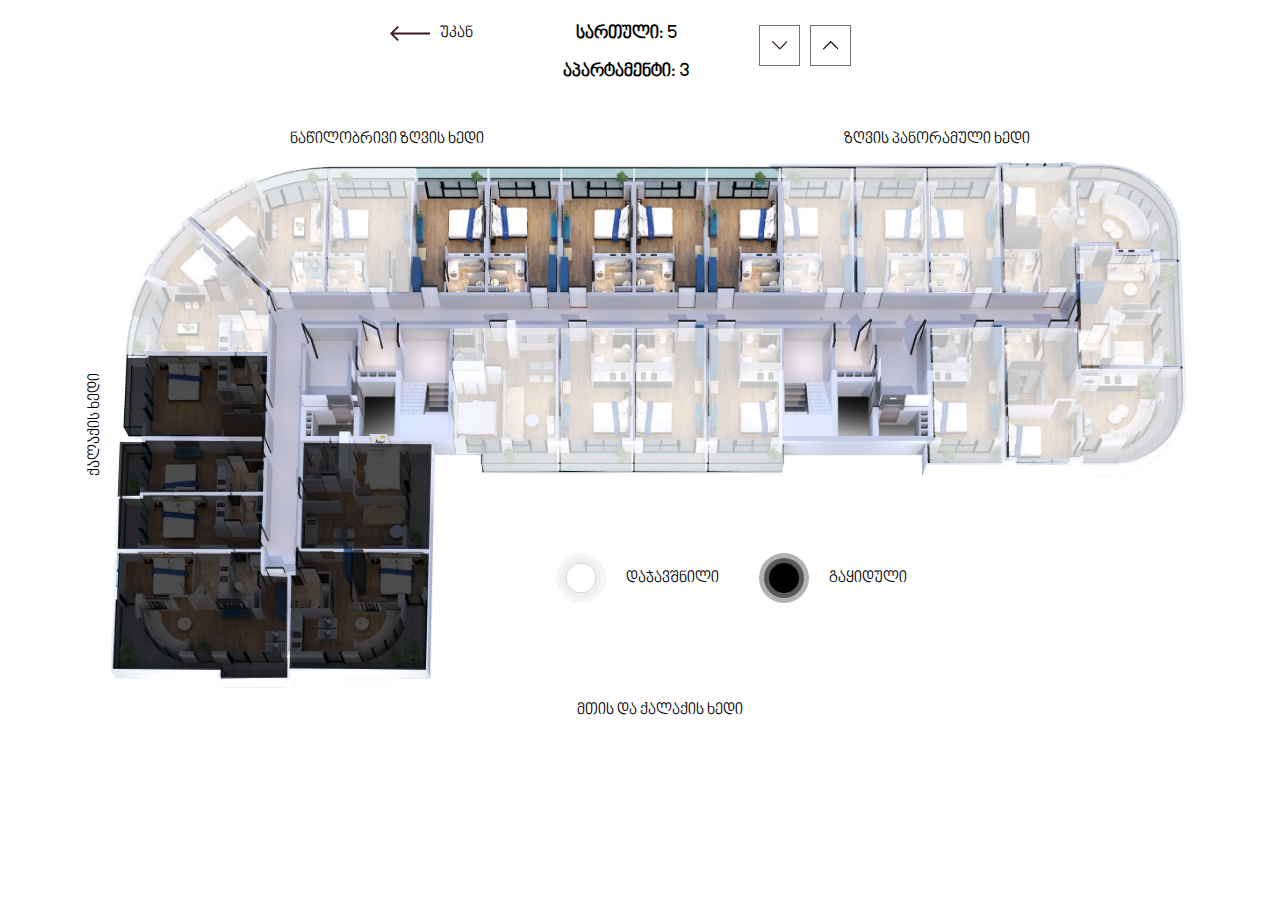
<file: flat_22.html>
<!DOCTYPE html>
<html>
<head>
	<title></title>
		<meta name="viewport" content="width=device-width, initial-scale=1.0">
	<link rel="stylesheet" type="text/css" href="css/slick.css">
	<link rel="stylesheet" type="text/css" href="css/lightbox.css">
	<link rel="stylesheet" type="text/css" href="css/slicktheme.css">
	<link rel="stylesheet" type="text/css" href="css/main.css">

</head>
<body>



<div class="flat_section">

	<div class="flat_header">
		
		<div class="flat_back">
			<a href="">
				<svg xmlns="http://www.w3.org/2000/svg" width="40" height="15" viewBox="0 0 40 15">
				  <g id="Выбор-по-плану" transform="translate(40 15) rotate(180)">
				    <g id="выбор_по_фильтрам_A136" transform="translate(-310 -320)">
				      <path id="arrow60_right" d="M350,326.563H313.563l5.25-5.25L317.5,320l-7.5,7.5,7.5,7.5,1.313-1.312-5.25-5.25H350Z" transform="translate(660 655) rotate(180)" fill="#3b152a"/>
				    </g>
				  </g>
				</svg>

				<span>უკან</span>
			</a>
		</div>

		<div class="flat_info">

			<div class="flat_floor_info">
				<span>სართული:</span>
				<span>5</span>
			</div>


			<div class="flat_aparment_info">
				<span>აპარტამენტი:</span>
				<span>3</span>
			</div>

		</div>

		<div class="flat_arrows">

				<a href="">
					<svg xmlns="http://www.w3.org/2000/svg" width="15.609" height="8.43" viewBox="0 0 15.609 8.43">
					  <g id="Group_12" data-name="Group 12" transform="translate(15.609 0) rotate(90)">
					    <path id="Path_15" data-name="Path 15" d="M8.252,7.376,1.032.177a.605.605,0,1,0-.854.857L6.968,7.8.178,14.576a.605.605,0,0,0,.855.857l7.22-7.2a.6.6,0,0,0,0-.857Z" fill="#341325"/>
					  </g>
					</svg>
				</a>

				<a href="">			
					<svg xmlns="http://www.w3.org/2000/svg" width="15.609" height="8.43" viewBox="0 0 15.609 8.43">
					  <g id="Group_23" data-name="Group 23" transform="translate(0 8.43) rotate(-90)">
					    <path id="Path_15" data-name="Path 15" d="M8.252,7.376,1.032.177a.605.605,0,1,0-.854.857L6.968,7.8.178,14.576a.605.605,0,0,0,.855.857l7.22-7.2a.6.6,0,0,0,0-.857Z"/>
					  </g>
					</svg>
				</a>

		</div>

	</div>

<div class="flat_wrapper_fluid">
	<div class="flat_wrapper">
		<div class="flat_up_info">
			<span>ნაწილობრივი ზღვის ხედი</span>	
			<span>ზღვის პანორამული ხედი</span>	
		</div>
		<div class="flat_left_info">
			<div>
				<span>
					ქალაქის ხედი
				</span>
			</div>	
		</div>

		<div class="flat">
	


<svg id="Layer_1" class="flat_svg" data-name="Layer 1" xmlns="http://www.w3.org/2000/svg" xmlns:xlink="http://www.w3.org/1999/xlink" viewBox="0 0 1228 599.3">
 
  <image width="2500" height="1220" transform="scale(0.49)" xlink:href="img/22n.png"/>
  <polygon  data-number="25" data-url="www.google.com" class="st0 link_path booked" points="917.7 185.9 921.3 309.2 915.3 316.2 915.7 336.6 999 336.9 998.3 183.9 917.7 185.9"/>
  <path data-number="24" data-url="www.google.com" class="st0 link_path booked" d="M1022.7,219.5l3.1,149.3,85,2.2,36-.2s72.5-.6,75.5-73l-1.3-33.1-88.8.6h-29.4l-1.3-45.5Z" transform="translate(-22 -34.3)"/>
  <polygon data-number="23" data-url="www.google.com" class="st0 link_path booked" points="1082.3 93.6 1084.7 226.2 1199 228.2 1194.3 111.6 1163.3 111.9 1162.7 104.6 1122 104.6 1122.7 93.2 1082.3 93.6"/>
  <path data-number="22" data-url="www.google.com" class="st0 link_path booked" d="M1216.3,143.2l-28.8-.4-1-11.1-37.7-.2-.6-7.5-49.4.5,1.5,55.3-78.5.5L1018,38l84.8,1.3,27,.7s75.2-2,86.2,71.8Z" transform="translate(-22 -34.3)"/>
  <polygon data-number="21" data-url="www.google.com" class="st0 link_path booked" points="913 6.9 917.3 146.2 995.3 146.2 991.7 6.2 913 6.9"/>
  <polygon data-number="20" data-url="www.google.com" class="st0 link_path booked" points="910.3 6.6 913 145.9 834.7 145.6 832.7 5.9 910.3 6.6"/>
  <polygon data-number="19" data-url="www.google.com" class="st0 link_path booked" points="829.7 7.2 830.7 145.6 752.7 145.6 750.3 6.2 829.7 7.2"/>
  <polygon data-number="18" data-url="www.google.com" class="st0 link_path " points="747.5 7.2 749.5 145.2 669.3 146 668.8 6.5 747.5 7.2"/>
  <polygon data-number="17" data-url="www.google.com" class="st0 link_path " points="666 7.5 664.5 145.5 587.5 145.5 587 6.7 666 7.5"/>
  <polygon data-number="16" data-url="www.google.com" class="st0 link_path " points="583.7 7.6 583.7 145.6 504.7 145.6 506.3 6.9 583.7 7.6"/>
  <polygon data-number="15" data-url="www.google.com" class="st0 link_path " points="503 6.9 499.3 144.9 423.3 145.2 424.7 6.6 503 6.9"/>
  <polygon data-number="14" data-url="www.google.com" class="st0 link_path " points="421.3 6.9 419.3 145.2 338.3 145.6 343.3 6.6 421.3 6.9"/>
  <polygon data-number="13" data-url="www.google.com" class="st0 link_path booked" points="340.5 6.7 334 145.2 242.5 145.2 245.5 7 340.5 6.7"/>
  <path data-number="12" data-url="www.google.com" class="st0 link_path booked" d="M265,41.3l-4.2,138.2-57.8.3L112,94s48.9-32.2,72.5-43.2l2.3,5S226.8,39.6,265,41.3Z" transform="translate(-22 -34.3)"/>
  <path data-number="11" data-url="www.google.com" class="st0 link_path booked" d="M108.3,98.5,200.5,185,198,246.5,62.3,245.3l-.8,4.7-21.2-.7s0-45.8,20.7-86.5S108.3,98.5,108.3,98.5Z" transform="translate(-22 -34.3)"/>
  <polygon data-number="10" data-url="www.google.com" class="st0 link_path sold" points="175.3 216.5 173 306.7 20.8 306 15.8 296.7 18.8 218.7 42.5 218.5 43.5 216.2 175.3 216.5"/>
  <polygon data-number="9" data-url="www.google.com" class="st0 link_path sold" points="171.3 311.7 170.8 368 33.3 369 33 372.7 8.5 373.5 11 312.7 39.3 313 39.8 311 171.3 311.7"/>
  <polygon data-number="8" data-url="www.google.com" class="st0 link_path sold" points="171 372.7 168 432.2 8.8 432 10 376 36.8 376.2 37.3 372.2 171 372.7"/>
  <polygon data-number="7" data-url="www.google.com" class="st0 link_path sold" points="168 437.2 168.3 461.5 198 463.2 197.8 575.7 123.8 576.5 124 567 4 566 10 437 168 437.2"/>
  <polygon data-number="6" data-url="www.google.com" class="st0 link_path sold" points="202.5 464 200.8 564.5 352.8 567 356 437.2 207.3 434.5 207.3 462 202.5 462 202.5 464"/>
  <polygon data-number="5" data-url="www.google.com" class="st0 link_path sold" points="216.5 313.5 213.5 431.5 356.3 432.2 359 315.2 216.5 313.5"/>
  <polygon data-number="4" data-url="www.google.com" class="st0 link_path booked" points="383.7 185.6 383.8 310.7 386.8 326.2 415.8 326.2 415.3 336.5 417.3 346.5 501.3 345.7 499.8 185.2 383.7 185.6"/>
  <polygon data-number="3" data-url="www.google.com" class="st0 link_path booked" points="503 185.5 503.3 344.7 583.8 346.5 584.5 185 503 185.5"/>
  <polygon data-number="2" data-url="www.google.com" class="st0 link_path booked" points="588.3 186 585.8 345.5 666.3 346 665 185.2 588.3 186"/>
  <polygon data-number="1" data-url="www.google.com" class="st0 link_path booked" points="669 186 668.8 345.2 751.5 347 749.8 185.5 669 186"/>
</svg>




</div>

	<div class="flat_bottom_info">
		<span>მთის და ქალაქის ხედი</span>
	</div>

	<div class="flat_pos_info">

		<div>
			
			<svg xmlns="http://www.w3.org/2000/svg" width="50" height="50" viewBox="0 0 50 50">
  <g id="_555" data-name="555" transform="translate(-416 -666)">
    <circle id="Ellipse_1" data-name="Ellipse 1" cx="25" cy="25" r="25" transform="translate(416 666)" fill="#e4e0e0" opacity="0.3"/>
    <circle id="Ellipse_3"  data-name="Ellipse 3" cx="20" cy="20" r="20" transform="translate(421 671)" fill="#E8E8E8" opacity="0.5"/>
    <circle id="Ellipse_2" data-name="Ellipse 2" cx="15" cy="15" r="15" transform="translate(426 676)" fill="#fff" stroke="#D4D4D4" />
  </g>
</svg>


			<span>დაჯავშნილი</span>
		</div>


		<div>
			
			
			<svg xmlns="http://www.w3.org/2000/svg" width="50" height="50" viewBox="0 0 50 50">
			  <g id="_555" data-name="555" transform="translate(-416 -666)">
			    <circle id="Ellipse_1" data-name="Ellipse 1" cx="25" cy="25" r="25" transform="translate(416 666)" fill="#000" opacity="0.3"/>
			    <circle id="Ellipse_3" data-name="Ellipse 3" cx="20" cy="20" r="20" transform="translate(421 671)" fill="#000" opacity="0.5"/>
			    <circle id="Ellipse_2" data-name="Ellipse 2" cx="15" cy="15" r="15" transform="translate(426 676)" fill="#000"/>
			  </g>
			</svg>


			<span>გაყიდული</span>

		</div>

	</div>
</div>

</div>



</div>



<script src="https://code.jquery.com/jquery-3.5.1.js" integrity="sha256-QWo7LDvxbWT2tbbQ97B53yJnYU3WhH/C8ycbRAkjPDc=" crossorigin="anonymous"></script>
<script src="js/slick.js"></script>
<script src="js/lightbox.js"></script>
<script src="js/main.js"></script>
</body>
</file>
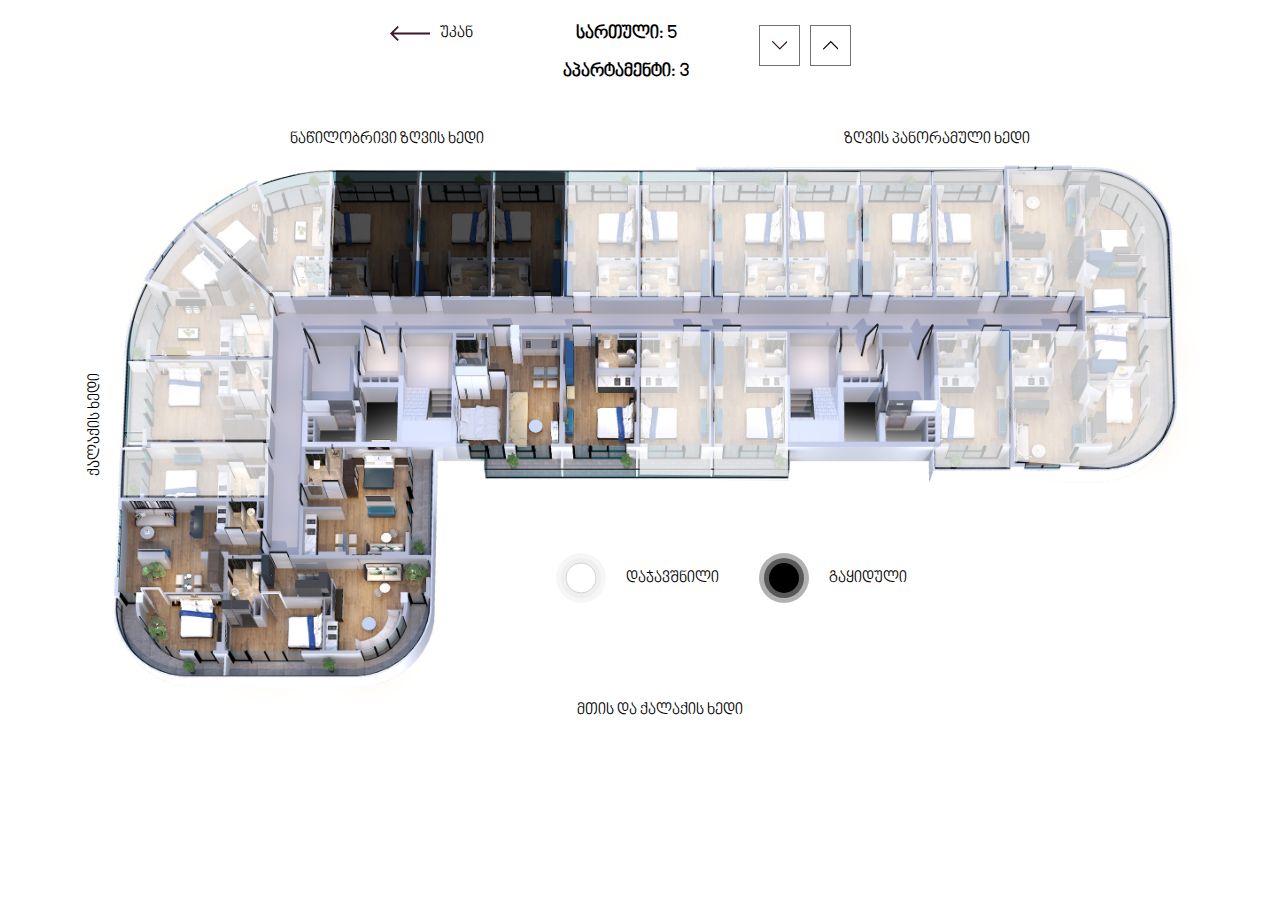
<file: flat_23.html>
<!DOCTYPE html>
<html>
<head>
	<title></title>
		<meta name="viewport" content="width=device-width, initial-scale=1.0">
	<link rel="stylesheet" type="text/css" href="css/slick.css">
	<link rel="stylesheet" type="text/css" href="css/lightbox.css">
	<link rel="stylesheet" type="text/css" href="css/slicktheme.css">
	<link rel="stylesheet" type="text/css" href="css/main.css">

</head>
<body>



<div class="flat_section">

	<div class="flat_header">
		
		<div class="flat_back">
			<a href="">
				<svg xmlns="http://www.w3.org/2000/svg" width="40" height="15" viewBox="0 0 40 15">
				  <g id="Выбор-по-плану" transform="translate(40 15) rotate(180)">
				    <g id="выбор_по_фильтрам_A136" transform="translate(-310 -320)">
				      <path id="arrow60_right" d="M350,326.563H313.563l5.25-5.25L317.5,320l-7.5,7.5,7.5,7.5,1.313-1.312-5.25-5.25H350Z" transform="translate(660 655) rotate(180)" fill="#3b152a"/>
				    </g>
				  </g>
				</svg>

				<span>უკან</span>
			</a>
		</div>

		<div class="flat_info">

			<div class="flat_floor_info">
				<span>სართული:</span>
				<span>5</span>
			</div>


			<div class="flat_aparment_info">
				<span>აპარტამენტი:</span>
				<span>3</span>
			</div>

		</div>

		<div class="flat_arrows">

				<a href="">
					<svg xmlns="http://www.w3.org/2000/svg" width="15.609" height="8.43" viewBox="0 0 15.609 8.43">
					  <g id="Group_12" data-name="Group 12" transform="translate(15.609 0) rotate(90)">
					    <path id="Path_15" data-name="Path 15" d="M8.252,7.376,1.032.177a.605.605,0,1,0-.854.857L6.968,7.8.178,14.576a.605.605,0,0,0,.855.857l7.22-7.2a.6.6,0,0,0,0-.857Z" fill="#341325"/>
					  </g>
					</svg>
				</a>

				<a href="">			
					<svg xmlns="http://www.w3.org/2000/svg" width="15.609" height="8.43" viewBox="0 0 15.609 8.43">
					  <g id="Group_23" data-name="Group 23" transform="translate(0 8.43) rotate(-90)">
					    <path id="Path_15" data-name="Path 15" d="M8.252,7.376,1.032.177a.605.605,0,1,0-.854.857L6.968,7.8.178,14.576a.605.605,0,0,0,.855.857l7.22-7.2a.6.6,0,0,0,0-.857Z"/>
					  </g>
					</svg>
				</a>

		</div>

	</div>

<div class="flat_wrapper_fluid">
	<div class="flat_wrapper">
		<div class="flat_up_info">
			<span>ნაწილობრივი ზღვის ხედი</span>	
			<span>ზღვის პანორამული ხედი</span>	
		</div>
		<div class="flat_left_info">
			<div>
				<span>
					ქალაქის ხედი
				</span>
			</div>	
		</div>

		<div class="flat">
	




<svg version="1.1" class="flat_svg" id="Layer_1" xmlns="http://www.w3.org/2000/svg" xmlns:xlink="http://www.w3.org/1999/xlink" x="0px" y="0px"
	 viewBox="0 0 1291.8 630.4" style="enable-background:new 0 0 1291.8 630.4;" xml:space="preserve">

<image style="overflow:visible;enable-background:new    ;" width="2500" height="1220" xlink:href="img/23n.png"  transform="matrix(0.52 0 0 0.52 0 4)">
</image>
<path data-number="22" data-url="www.google.com" class="st0 link_path booked" d="M1058.2,198.8l3.5,152.5l75.2,5.3l31,2.2c0,0,74.3-1,80.3-77.5l-3.5-96.5l-31.8-0.7l-1.2-3.8l-66.9,0.4l0.9,18
	L1058.2,198.8z"/>
<path data-number="21" data-url="www.google.com" class="st0 link_path booked" d="M1053.6,8.1l3.6,148.4l87.4,1.6v16.7l71,2.3l1.6,4.4l26.7,0.6l-3-92.5c0,0,3.3-73.8-88-79.8L1053.6,8.1z"/>
<polygon data-number="20" data-url="www.google.com" class="st0 link_path booked" points="1048.5,9 1053.5,157.1 970.5,157.8 970.5,27.5 967.2,26.8 967.2,10.8 "/>
<polygon data-number="19" data-url="www.google.com" class="st0 link_path booked" points="881.2,10.8 881.2,27.1 884.5,27.5 883.9,155.8 965.9,157.5 964.5,11.1 "/>
<polygon data-number="18" data-url="www.google.com" class="st0 link_path booked" points="879.2,11.8 878.9,156.5 797.9,157.1 795.9,11.1 "/>
<polygon data-number="17" data-url="www.google.com" class="st0 link_path booked" points="792.7,11.5 795,157.1 709.9,157.1 709.9,11.6 "/>
<polygon data-number="16" data-url="www.google.com" class="st0 link_path booked" points="707.2,11.5 705.9,157.5 625,157.6 625.4,11.1 "/>
<polygon data-number="15" data-url="www.google.com" class="st0 link_path booked" points="621.2,11.6 620.7,157.6 536.4,157 538.9,11.1 "/>
<polygon data-number="14" data-url="www.google.com" class="st0 link_path sold" points="535.1,12 531.9,157.5 451.4,157.3 452.6,11 "/>
<polygon data-number="13" data-url="www.google.com" class="st0 link_path sold" points="449.9,11.5 447.1,157.3 362.1,157.5 366.6,10.8 "/>
<polygon data-number="12" data-url="www.google.com" class="st0 link_path sold" points="363.9,11.3 358.1,157.5 259.6,156.5 265.4,10 "/>
<path data-number="11" data-url="www.google.com" class="st0 link_path booked" d="M261.7,11.1l-5.5,145.7l-62.5,1L99.9,68.6c0,0,41.5-33.1,77.3-46.6l2.4,4.5C179.6,26.5,232.1,8.1,261.7,11.1z"
	/>
<path data-number="10" data-url="www.google.com" class="st0 link_path booked" d="M96.9,71.1l95.3,89.5l-1.3,67.7l-143.2-1.7l-0.3,4.7l-23.5,0.8c0,0-4-47.3,22.5-91.8S96.9,71.1,96.9,71.1z"/>
<polygon data-number="9" data-url="www.google.com" class="st0 link_path booked" points="190.6,232.3 187.6,325.8 43.6,326.3 43.1,332.5 19.1,332.8 23.9,235.3 51.9,234.5 52.4,231.8 "/>
<polygon data-number="8" data-url="www.google.com" class="st0 link_path booked" points="185.9,330 185.4,391.8 15.9,391.8 17.9,335.6 47.9,335.6 47.4,330.3 "/>
<path data-number="7" data-url="www.google.com" class="st0 link_path " d="M185.4,395.8l-1.5,62.3h-44.5l-4,115.2l3.8,3l-1,22.5l-46.3,1c0,0-63.2-3-76-59.5c0,0-3.5-6.2-1.6-31.2
	l5.1-113.5L185.4,395.8z"/>
<path data-number="6" data-url="www.google.com" class="st0 link_path " d="M143.7,462.9l-3.1,135.9l154,1c0,0,85.3-9,85-90.7l0.5-47.6L143.7,462.9z"/>
<polygon data-number="5" data-url="www.google.com" class="st0 link_path " points="233.4,333 230.4,457.3 380.4,458.5 383.4,332.3 "/>
<polygon data-number="4" data-url="www.google.com" class="st0 link_path " points="409.9,199.5 409.9,333.3 412.4,346.5 443.6,346.3 443.1,358.5 444.6,368.5 532.4,368.3 531.6,198.8 "/>
<polygon data-number="3" data-url="www.google.com" class="st0 link_path " points="535.6,199.3 534.9,366.8 619.9,368.3 620.9,199.5 "/>
<polygon data-number="2" data-url="www.google.com" class="st0 link_path booked" points="624.5,198.8 622.2,367.1 706.2,368.1 705.9,199.1 "/>
<polygon data-number="1" data-url="www.google.com" class="st0 link_path booked" points="709.9,199.1 709.5,367.5 796.5,369.1 795.2,199.1 "/>
<polygon data-number="23" data-url="www.google.com" class="st0 link_path booked" points="970.6,199.3 976.1,332.3 968.9,337 969.1,358.3 1056.1,358.3 1055.9,198.5 "/>
</svg>





</div>

	<div class="flat_bottom_info">
		<span>მთის და ქალაქის ხედი</span>
	</div>

	<div class="flat_pos_info">

		<div>
			
			<svg xmlns="http://www.w3.org/2000/svg" width="50" height="50" viewBox="0 0 50 50">
  <g id="_555" data-name="555" transform="translate(-416 -666)">
    <circle id="Ellipse_1" data-name="Ellipse 1" cx="25" cy="25" r="25" transform="translate(416 666)" fill="#e4e0e0" opacity="0.3"/>
    <circle id="Ellipse_3"  data-name="Ellipse 3" cx="20" cy="20" r="20" transform="translate(421 671)" fill="#E8E8E8" opacity="0.5"/>
    <circle id="Ellipse_2" data-name="Ellipse 2" cx="15" cy="15" r="15" transform="translate(426 676)" fill="#fff" stroke="#D4D4D4" />
  </g>
</svg>


			<span>დაჯავშნილი</span>
		</div>


		<div>
			
			
			<svg xmlns="http://www.w3.org/2000/svg" width="50" height="50" viewBox="0 0 50 50">
			  <g id="_555" data-name="555" transform="translate(-416 -666)">
			    <circle id="Ellipse_1" data-name="Ellipse 1" cx="25" cy="25" r="25" transform="translate(416 666)" fill="#000" opacity="0.3"/>
			    <circle id="Ellipse_3" data-name="Ellipse 3" cx="20" cy="20" r="20" transform="translate(421 671)" fill="#000" opacity="0.5"/>
			    <circle id="Ellipse_2" data-name="Ellipse 2" cx="15" cy="15" r="15" transform="translate(426 676)" fill="#000"/>
			  </g>
			</svg>


			<span>გაყიდული</span>

		</div>

	</div>
</div>

</div>



</div>



<script src="https://code.jquery.com/jquery-3.5.1.js" integrity="sha256-QWo7LDvxbWT2tbbQ97B53yJnYU3WhH/C8ycbRAkjPDc=" crossorigin="anonymous"></script>
<script src="js/slick.js"></script>
<script src="js/lightbox.js"></script>
<script src="js/main.js"></script>
</body>
</file>
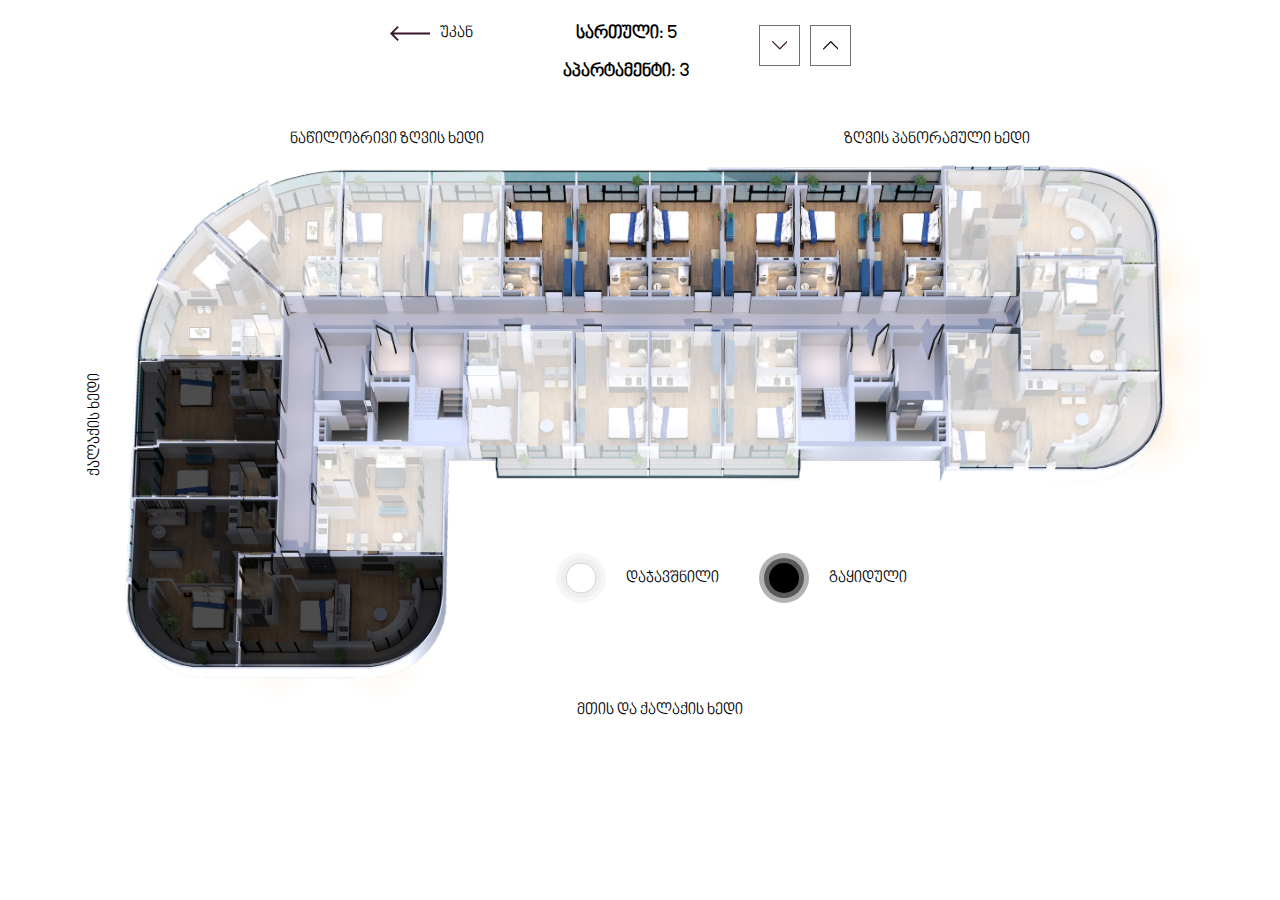
<file: flat_24.html>
<!DOCTYPE html>
<html>
<head>
	<title></title>
		<meta name="viewport" content="width=device-width, initial-scale=1.0">
	<link rel="stylesheet" type="text/css" href="css/slick.css">
	<link rel="stylesheet" type="text/css" href="css/lightbox.css">
	<link rel="stylesheet" type="text/css" href="css/slicktheme.css">
	<link rel="stylesheet" type="text/css" href="css/main.css">

</head>
<body>



<div class="flat_section">

	<div class="flat_header">
		
		<div class="flat_back">
			<a href="">
				<svg xmlns="http://www.w3.org/2000/svg" width="40" height="15" viewBox="0 0 40 15">
				  <g id="Выбор-по-плану" transform="translate(40 15) rotate(180)">
				    <g id="выбор_по_фильтрам_A136" transform="translate(-310 -320)">
				      <path id="arrow60_right" d="M350,326.563H313.563l5.25-5.25L317.5,320l-7.5,7.5,7.5,7.5,1.313-1.312-5.25-5.25H350Z" transform="translate(660 655) rotate(180)" fill="#3b152a"/>
				    </g>
				  </g>
				</svg>

				<span>უკან</span>
			</a>
		</div>

		<div class="flat_info">

			<div class="flat_floor_info">
				<span>სართული:</span>
				<span>5</span>
			</div>


			<div class="flat_aparment_info">
				<span>აპარტამენტი:</span>
				<span>3</span>
			</div>

		</div>

		<div class="flat_arrows">

				<a href="">
					<svg xmlns="http://www.w3.org/2000/svg" width="15.609" height="8.43" viewBox="0 0 15.609 8.43">
					  <g id="Group_12" data-name="Group 12" transform="translate(15.609 0) rotate(90)">
					    <path id="Path_15" data-name="Path 15" d="M8.252,7.376,1.032.177a.605.605,0,1,0-.854.857L6.968,7.8.178,14.576a.605.605,0,0,0,.855.857l7.22-7.2a.6.6,0,0,0,0-.857Z" fill="#341325"/>
					  </g>
					</svg>
				</a>

				<a href="">			
					<svg xmlns="http://www.w3.org/2000/svg" width="15.609" height="8.43" viewBox="0 0 15.609 8.43">
					  <g id="Group_23" data-name="Group 23" transform="translate(0 8.43) rotate(-90)">
					    <path id="Path_15" data-name="Path 15" d="M8.252,7.376,1.032.177a.605.605,0,1,0-.854.857L6.968,7.8.178,14.576a.605.605,0,0,0,.855.857l7.22-7.2a.6.6,0,0,0,0-.857Z"/>
					  </g>
					</svg>
				</a>

		</div>

	</div>

<div class="flat_wrapper_fluid">
	<div class="flat_wrapper">
		<div class="flat_up_info">
			<span>ნაწილობრივი ზღვის ხედი</span>	
			<span>ზღვის პანორამული ხედი</span>	
		</div>
		<div class="flat_left_info">
			<div>
				<span>
					ქალაქის ხედი
				</span>
			</div>	
		</div>

		<div class="flat">
	





<svg version="1.1" id="Layer_1" class="flat_svg" xmlns="http://www.w3.org/2000/svg" xmlns:xlink="http://www.w3.org/1999/xlink" x="0px" y="0px"
	 viewBox="0 0 1318.1 643.2" style="enable-background:new 0 0 1318.1 643.2;" xml:space="preserve">

<image style="overflow:visible;enable-background:new    ;" width="2500" height="1220" xlink:href="img/24n.png"  transform="matrix(0.53 0 0 0.53 14 4)">
</image>
<path data-number="22" data-url="www.google.com" class="st0 link_path booked" d="M1002.4,203.9l3.7,161l171.7,1c0,0,76-5.4,80-78l-1.3-36.4l-167.9-0.5l-0.2-45L1002.4,203.9z"/>
<polygon data-number="21" data-url="www.google.com" class="st0 link_path booked" points="1256.3,249.2 1091.8,247.7 1089.8,115.7 1210.8,116.5 1211.6,123 1251.6,123.5 "/>
<path data-number="20" data-url="www.google.com" class="st0 link_path booked" d="M1085.9,160.5l-84,0.5l-1.8-152.5l164.5,2.2c0,0,82.3,3.8,86.5,77.5l0.3,32.4l-37.3-0.3l-0.7-8.2l-127-0.4
	L1085.9,160.5z"/>
<polygon data-number="19" data-url="www.google.com" class="st0 link_path " points="994.1,10.9 998.1,161.2 913.7,160.2 911.7,10.9 "/>
<polygon data-number="18" data-url="www.google.com" class="st0 link_path " points="908.7,11.2 909.1,159.9 827.4,160.2 823.4,11.6 "/>
<polygon data-number="17" data-url="www.google.com" class="st0 link_path " points="820.1,11.2 822.4,160.2 736.7,160.6 736.4,10.6 "/>
<polygon data-number="16" data-url="www.google.com" class="st0 link_path " points="733.7,12.2 732.1,160.9 649.4,160.2 649.1,11.6 "/>
<polygon data-number="15" data-url="www.google.com" class="st0 link_path " points="645.7,11.9 645.4,159.6 558.7,160.2 560.7,11.2 "/>
<polygon data-number="14" data-url="www.google.com" class="st0 link_path " points="558.4,11.6 554.4,161.2 471.4,159.9 473.4,11.2 "/>
<polygon data-number="13" data-url="www.google.com" class="st0 link_path booked" points="470.1,11.2 467.7,160.6 381.1,160.2 387.1,11.9 "/>
<polygon data-number="12" data-url="www.google.com" class="st0 link_path booked" points="384.1,11.6 376.7,160.6 277.1,160.2 282.1,11.9 "/>
<path data-number="11" data-url="www.google.com" class="st0 link_path booked" d="M278.8,12.2l-5.4,147.3l-63,1l-97.6-90.6c0,0,46.6-32.7,79.3-47.4l2.3,4.2C194.4,26.7,251.8,7,278.8,12.2z"/>
<path data-number="10" data-url="www.google.com" class="st0 link_path booked" d="M110.4,73.2l97.7,90.7l-1,67.6l-146-0.3l-1,4.3l-21.7,0.4c0,0-7.6-20.7,20.7-93
	C59.1,142.9,79.4,103.5,110.4,73.2z"/>
<polygon data-number="9" data-url="www.google.com" class="st0 link_path sold" points="206.1,236.9 203.1,333.2 56.1,332.6 56.1,338.9 32.4,339.9 37.1,239.7 65.1,239.2 64.6,236.5 "/>
<polygon data-number="8" data-url="www.google.com" class="st0 link_path sold" points="199.8,337.2 201.6,400.5 30.6,399.2 32.8,343 58.8,342.2 59.3,337 "/>
<path data-number="7" data-url="www.google.com" class="st0 link_path sold" d="M200.9,404.5l-2.5,63l-44.5,0.7l-3.3,106.3l3.8,1.2l-1.3,25.8h-49.7c0,0-55.5-1.8-73.8-56.3
	c0,0-4.5-10.7-3.2-50.2l4.7-91.6L200.9,404.5z"/>
<path data-number="6" data-url="www.google.com" class="st0 link_path sold" d="M158.8,473.5l-2.4,128.4h146c0,0,98,2.3,96.7-97.4l0.5-32.5L158.8,473.5z"/>
<polygon data-number="5" data-url="www.google.com" class="st0 link_path booked" points="249.1,338.9 246.4,464.2 399.7,467.9 401.1,340.6 "/>
<polygon data-number="4" data-url="www.google.com" class="st0 link_path booked" points="429.7,202.9 429.4,337.9 433.4,354.6 464.4,354.2 464.1,364.9 466.1,375.9 555.7,375.9 554.1,202.6 "/>
<polygon data-number="3" data-url="www.google.com" class="st0 link_path booked" points="558.1,203.9 559.1,375.6 644.1,376.1 645.6,203.2 "/>
<polygon data-number="2" data-url="www.google.com" class="st0 link_path booked" points="649.1,202.9 646.6,375.6 732.6,376 732.3,203 "/>
<polygon data-number="1" data-url="www.google.com" class="st0 link_path booked" points="736.8,203 735.8,374.5 824.6,375.5 823.1,203.2 "/>
</svg>





</div>

	<div class="flat_bottom_info">
		<span>მთის და ქალაქის ხედი</span>
	</div>

	<div class="flat_pos_info">

		<div>
			
			<svg xmlns="http://www.w3.org/2000/svg" width="50" height="50" viewBox="0 0 50 50">
  <g id="_555" data-name="555" transform="translate(-416 -666)">
    <circle id="Ellipse_1" data-name="Ellipse 1" cx="25" cy="25" r="25" transform="translate(416 666)" fill="#e4e0e0" opacity="0.3"/>
    <circle id="Ellipse_3"  data-name="Ellipse 3" cx="20" cy="20" r="20" transform="translate(421 671)" fill="#E8E8E8" opacity="0.5"/>
    <circle id="Ellipse_2" data-name="Ellipse 2" cx="15" cy="15" r="15" transform="translate(426 676)" fill="#fff" stroke="#D4D4D4" />
  </g>
</svg>


			<span>დაჯავშნილი</span>
		</div>


		<div>
			
			
			<svg xmlns="http://www.w3.org/2000/svg" width="50" height="50" viewBox="0 0 50 50">
			  <g id="_555" data-name="555" transform="translate(-416 -666)">
			    <circle id="Ellipse_1" data-name="Ellipse 1" cx="25" cy="25" r="25" transform="translate(416 666)" fill="#000" opacity="0.3"/>
			    <circle id="Ellipse_3" data-name="Ellipse 3" cx="20" cy="20" r="20" transform="translate(421 671)" fill="#000" opacity="0.5"/>
			    <circle id="Ellipse_2" data-name="Ellipse 2" cx="15" cy="15" r="15" transform="translate(426 676)" fill="#000"/>
			  </g>
			</svg>


			<span>გაყიდული</span>

		</div>

	</div>
</div>

</div>



</div>



<script src="https://code.jquery.com/jquery-3.5.1.js" integrity="sha256-QWo7LDvxbWT2tbbQ97B53yJnYU3WhH/C8ycbRAkjPDc=" crossorigin="anonymous"></script>
<script src="js/slick.js"></script>
<script src="js/lightbox.js"></script>
<script src="js/main.js"></script>
</body>
</file>
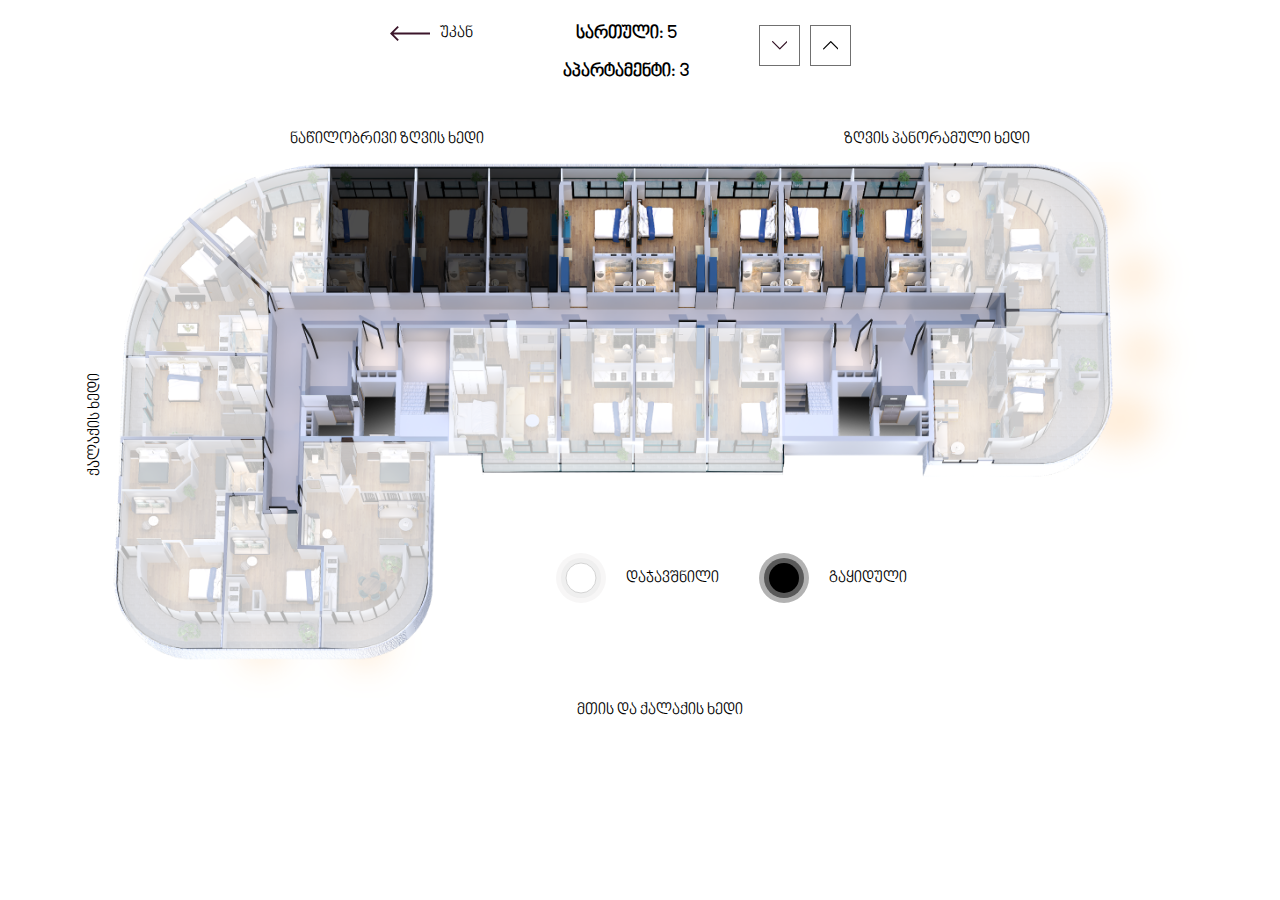
<file: flat_25.html>
<!DOCTYPE html>
<html>
<head>
  <title></title>
    <meta name="viewport" content="width=device-width, initial-scale=1.0">
  <link rel="stylesheet" type="text/css" href="css/slick.css">
  <link rel="stylesheet" type="text/css" href="css/lightbox.css">
  <link rel="stylesheet" type="text/css" href="css/slicktheme.css">
  <link rel="stylesheet" type="text/css" href="css/main.css">

</head>
<body>



<div class="flat_section">

  <div class="flat_header">
    
    <div class="flat_back">
      <a href="">
        <svg xmlns="http://www.w3.org/2000/svg" width="40" height="15" viewBox="0 0 40 15">
          <g id="Выбор-по-плану" transform="translate(40 15) rotate(180)">
            <g id="выбор_по_фильтрам_A136" transform="translate(-310 -320)">
              <path id="arrow60_right" d="M350,326.563H313.563l5.25-5.25L317.5,320l-7.5,7.5,7.5,7.5,1.313-1.312-5.25-5.25H350Z" transform="translate(660 655) rotate(180)" fill="#3b152a"/>
            </g>
          </g>
        </svg>

        <span>უკან</span>
      </a>
    </div>

    <div class="flat_info">

      <div class="flat_floor_info">
        <span>სართული:</span>
        <span>5</span>
      </div>


      <div class="flat_aparment_info">
        <span>აპარტამენტი:</span>
        <span>3</span>
      </div>

    </div>

    <div class="flat_arrows">

        <a href="">
          <svg xmlns="http://www.w3.org/2000/svg" width="15.609" height="8.43" viewBox="0 0 15.609 8.43">
            <g id="Group_12" data-name="Group 12" transform="translate(15.609 0) rotate(90)">
              <path id="Path_15" data-name="Path 15" d="M8.252,7.376,1.032.177a.605.605,0,1,0-.854.857L6.968,7.8.178,14.576a.605.605,0,0,0,.855.857l7.22-7.2a.6.6,0,0,0,0-.857Z" fill="#341325"/>
            </g>
          </svg>
        </a>

        <a href="">     
          <svg xmlns="http://www.w3.org/2000/svg" width="15.609" height="8.43" viewBox="0 0 15.609 8.43">
            <g id="Group_23" data-name="Group 23" transform="translate(0 8.43) rotate(-90)">
              <path id="Path_15" data-name="Path 15" d="M8.252,7.376,1.032.177a.605.605,0,1,0-.854.857L6.968,7.8.178,14.576a.605.605,0,0,0,.855.857l7.22-7.2a.6.6,0,0,0,0-.857Z"/>
            </g>
          </svg>
        </a>

    </div>

  </div>

<div class="flat_wrapper_fluid">
  <div class="flat_wrapper">
    <div class="flat_up_info">
      <span>ნაწილობრივი ზღვის ხედი</span> 
      <span>ზღვის პანორამული ხედი</span>  
    </div>
    <div class="flat_left_info">
      <div>
        <span>
          ქალაქის ხედი
        </span>
      </div>  
    </div>

    <div class="flat">
  






<svg id="Layer_1" data-name="Layer 1" class="flat_svg" xmlns="http://www.w3.org/2000/svg" xmlns:xlink="http://www.w3.org/1999/xlink" viewBox="0 0 1327 647.6">
  
  <image width="2500" height="1220" transform="scale(0.53)" xlink:href="img/25n.png"/>
  <polygon data-number="3" data-url="www.google.com" class="st0 link_path booked" points="544.2 201.1 544.8 373.4 629.8 373.1 631.8 200.7 544.2 201.1"/>
  <polygon data-number="2" data-url="www.google.com" class="st0 link_path booked" points="635.3 200.5 633 373.4 719 373.6 719 200.1 635.3 200.5"/>
  <polygon data-number="1" data-url="www.google.com" class="st0 link_path booked" points="723.7 200.7 721.8 372.7 811.5 373.4 809.8 200.7 723.7 200.7"/>
  <path data-number="20" data-url="www.google.com" class="st0 link_path booked" d="M1086.4,419.8V421l-1,3.3,59.2-.5s76,2.7,83-78.8l-3.5-99.3-56.5-1.5-4.7-2.2-44.5-1-17.6.3v19.5l-89.4.7,5,136.5-2.3,5-.2,17.4" transform="translate(-19.5 -60.6)"/>
  <path data-number="19" data-url="www.google.com" class="st0 link_path booked" d="M1225.3,242.5l-56.5-.8-6.8-4.3-61.1.2-1-19.3h-89.4l-2-153.3,65.3.5L1075,68l3.5-.5,59.8.3s84.5,4.7,83.2,87.2Z" transform="translate(-19.5 -60.6)"/>
  <polygon data-number="18" data-url="www.google.com" class="st0 link_path " points="898.3 3.4 899.5 24.4 901.8 27.4 902.3 157.1 986.5 158.1 984.5 4.9 898.3 3.4"/>
  <polygon data-number="17" data-url="www.google.com" class="st0 link_path " points="894.8 5.4 896.3 23.6 897.8 157.4 814.3 157.6 813.8 23.9 811 23.4 811.3 6.6 894.8 5.4"/>
  <polygon data-number="16" data-url="www.google.com" class="st0 link_path " points="722.5 6.7 722.5 23.7 725.5 23.7 723.5 157.1 809.8 158.1 808.5 6.7 722.5 6.7"/>
  <polygon data-number="15" data-url="www.google.com" class="st0 link_path " points="634.5 7.1 634.7 23.9 636.7 30.4 635.8 157.9 718.8 157.9 720.5 6.2 634.5 7.1"/>
  <polygon data-number="14" data-url="www.google.com" class="st0 link_path " points="631.8 7.4 632.3 24.1 630.5 28.2 631.8 157.7 545 157.1 548.2 23.7 546.7 22.9 546.3 7.1 631.8 7.4"/>
  <polygon data-number="13" data-url="www.google.com" class="st0 link_path sold" points="543.8 6.9 543.8 23.2 541.8 27.9 540.2 157.4 457.7 157.6 458.5 6.6 543.8 6.9"/>
  <polygon data-number="12" data-url="www.google.com" class="st0 link_path sold" points="456.5 6.4 453.3 157.4 366 157.6 371.3 6.4 456.5 6.4"/>
  <polygon data-number="11" data-url="www.google.com" class="st0 link_path sold" points="367.5 6.6 362.3 157.4 260.8 157.6 265.3 27.6 265.8 6.4 367.5 6.6"/>
  <path data-number="10" data-url="www.google.com" class="st0 link_path booked" d="M282.7,68.3l-6.4,149.4-64.6.3-96.4-91.2s45.4-33.8,80-48S282.7,68.3,282.7,68.3Z" transform="translate(-19.5 -60.6)"/>
  <path data-number="9" data-url="www.google.com" class="st0 link_path booked" d="M113,130.3,209,221l1.8,23.3-1.3,47.2L62,288.5l.3,5.8-24-.3S32,255,60.8,200.3,113,130.3,113,130.3Z" transform="translate(-19.5 -60.6)"/>
  <polygon data-number="8" data-url="www.google.com" class="st0 link_path booked" points="189.8 234.4 186.5 331.1 13.8 331.1 16.8 236.4 47.2 236.4 46.5 232.7 189.8 234.4"/>
  <path data-number="7" data-url="www.google.com" class="st0 link_path booked" d="M203.7,396l.6,63.7H159l-5,146,.3,3.6-1.6,37.4-45.4.3s-72.6,0-79-77l7-174Z" transform="translate(-19.5 -60.6)"/>
  <polygon data-number="4" data-url="www.google.com" class="st0 link_path booked" points="539.7 200.6 538.8 337.2 541 342.7 541.5 373.1 451.2 374.4 449.2 364.1 449.5 351.2 408.7 350.9 410.7 200.1 539.7 200.6"/>
  <polygon data-number="6" data-url="www.google.com" class="st0 link_path booked" points="144.5 403.4 184.5 401.7 183.9 425 227.5 424 226 466.9 254.8 467.6 252 586.6 135.5 586.9 144.5 403.4"/>
  <path data-number="5" data-url="www.google.com" class="st0 link_path booked" d="M253.7,399,250,522.7l27.7,1.3-3.4,122.3,44.7,2s79-3,84-90.6l2.3-159.4Z" transform="translate(-19.5 -60.6)"/>
</svg>



</div>

  <div class="flat_bottom_info">
    <span>მთის და ქალაქის ხედი</span>
  </div>

  <div class="flat_pos_info">

    <div>
      
      <svg xmlns="http://www.w3.org/2000/svg" width="50" height="50" viewBox="0 0 50 50">
  <g id="_555" data-name="555" transform="translate(-416 -666)">
    <circle id="Ellipse_1" data-name="Ellipse 1" cx="25" cy="25" r="25" transform="translate(416 666)" fill="#e4e0e0" opacity="0.3"/>
    <circle id="Ellipse_3"  data-name="Ellipse 3" cx="20" cy="20" r="20" transform="translate(421 671)" fill="#E8E8E8" opacity="0.5"/>
    <circle id="Ellipse_2" data-name="Ellipse 2" cx="15" cy="15" r="15" transform="translate(426 676)" fill="#fff" stroke="#D4D4D4" />
  </g>
</svg>


      <span>დაჯავშნილი</span>
    </div>


    <div>
      
      
      <svg xmlns="http://www.w3.org/2000/svg" width="50" height="50" viewBox="0 0 50 50">
        <g id="_555" data-name="555" transform="translate(-416 -666)">
          <circle id="Ellipse_1" data-name="Ellipse 1" cx="25" cy="25" r="25" transform="translate(416 666)" fill="#000" opacity="0.3"/>
          <circle id="Ellipse_3" data-name="Ellipse 3" cx="20" cy="20" r="20" transform="translate(421 671)" fill="#000" opacity="0.5"/>
          <circle id="Ellipse_2" data-name="Ellipse 2" cx="15" cy="15" r="15" transform="translate(426 676)" fill="#000"/>
        </g>
      </svg>


      <span>გაყიდული</span>

    </div>

  </div>
</div>

</div>



</div>



<script src="https://code.jquery.com/jquery-3.5.1.js" integrity="sha256-QWo7LDvxbWT2tbbQ97B53yJnYU3WhH/C8ycbRAkjPDc=" crossorigin="anonymous"></script>
<script src="js/slick.js"></script>
<script src="js/lightbox.js"></script>
<script src="js/main.js"></script>
</body>
</file>
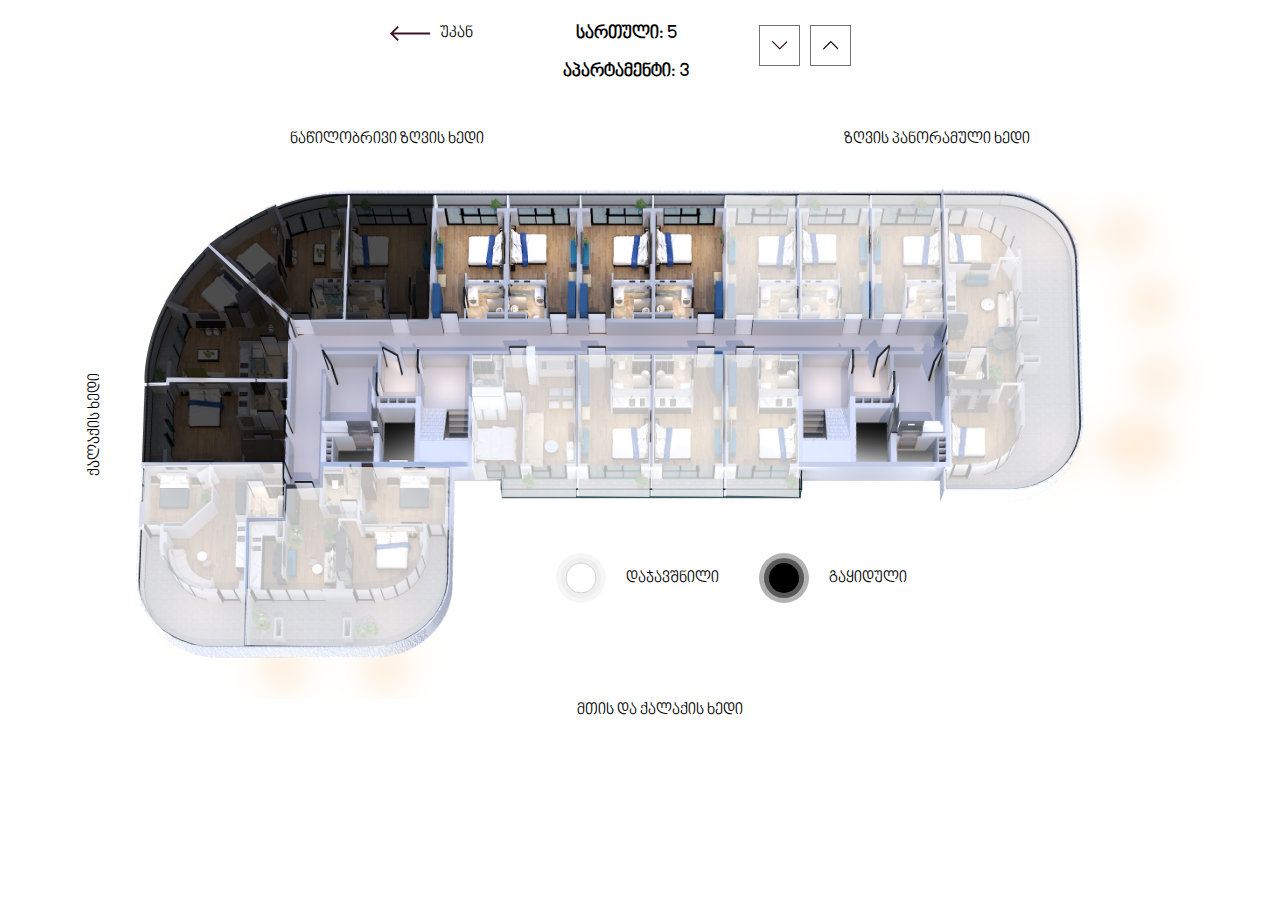
<file: flat_26.html>
<!DOCTYPE html>
<html>
<head>
  <title></title>
    <meta name="viewport" content="width=device-width, initial-scale=1.0">
  <link rel="stylesheet" type="text/css" href="css/slick.css">
  <link rel="stylesheet" type="text/css" href="css/lightbox.css">
  <link rel="stylesheet" type="text/css" href="css/slicktheme.css">
  <link rel="stylesheet" type="text/css" href="css/main.css">

</head>
<body>



<div class="flat_section">

  <div class="flat_header">
    
    <div class="flat_back">
      <a href="">
        <svg xmlns="http://www.w3.org/2000/svg" width="40" height="15" viewBox="0 0 40 15">
          <g id="Выбор-по-плану" transform="translate(40 15) rotate(180)">
            <g id="выбор_по_фильтрам_A136" transform="translate(-310 -320)">
              <path id="arrow60_right" d="M350,326.563H313.563l5.25-5.25L317.5,320l-7.5,7.5,7.5,7.5,1.313-1.312-5.25-5.25H350Z" transform="translate(660 655) rotate(180)" fill="#3b152a"/>
            </g>
          </g>
        </svg>

        <span>უკან</span>
      </a>
    </div>

    <div class="flat_info">

      <div class="flat_floor_info">
        <span>სართული:</span>
        <span>5</span>
      </div>


      <div class="flat_aparment_info">
        <span>აპარტამენტი:</span>
        <span>3</span>
      </div>

    </div>

    <div class="flat_arrows">

        <a href="">
          <svg xmlns="http://www.w3.org/2000/svg" width="15.609" height="8.43" viewBox="0 0 15.609 8.43">
            <g id="Group_12" data-name="Group 12" transform="translate(15.609 0) rotate(90)">
              <path id="Path_15" data-name="Path 15" d="M8.252,7.376,1.032.177a.605.605,0,1,0-.854.857L6.968,7.8.178,14.576a.605.605,0,0,0,.855.857l7.22-7.2a.6.6,0,0,0,0-.857Z" fill="#341325"/>
            </g>
          </svg>
        </a>

        <a href="">     
          <svg xmlns="http://www.w3.org/2000/svg" width="15.609" height="8.43" viewBox="0 0 15.609 8.43">
            <g id="Group_23" data-name="Group 23" transform="translate(0 8.43) rotate(-90)">
              <path id="Path_15" data-name="Path 15" d="M8.252,7.376,1.032.177a.605.605,0,1,0-.854.857L6.968,7.8.178,14.576a.605.605,0,0,0,.855.857l7.22-7.2a.6.6,0,0,0,0-.857Z"/>
            </g>
          </svg>
        </a>

    </div>

  </div>

<div class="flat_wrapper_fluid">
  <div class="flat_wrapper">
    <div class="flat_up_info">
      <span>ნაწილობრივი ზღვის ხედი</span> 
      <span>ზღვის პანორამული ხედი</span>  
    </div>
    <div class="flat_left_info">
      <div>
        <span>
          ქალაქის ხედი
        </span>
      </div>  
    </div>

    <div class="flat">
  








<svg version="1.1" id="Layer_1" class="flat_svg" xmlns="http://www.w3.org/2000/svg" xmlns:xlink="http://www.w3.org/1999/xlink" x="0px" y="0px"
   viewBox="0 0 1106.5 540" style="enable-background:new 0 0 1106.5 540;" xml:space="preserve">
<image style="overflow:visible;enable-background:new    ;" width="2500" height="1220" xlink:href="img/26n.png"  transform="matrix(0.44 0 0 0.44 21 27)">
</image>
<path data-number="18" data-url="www.google.com" class="st0 link_path booked" d="M838.3,33l7.3,274l-6,4v18.4l69.8-0.5c0,0,62-3,65.5-65l-4-157.1c0,0,4-64.9-69.3-73.2L838.3,33z"/>
<polygon data-number="17" data-url="www.google.com" class="st0 link_path booked" points="834.9,33.5 837.9,158.5 766.9,158.1 765.9,33.1 "/>
<polygon data-number="16" data-url="www.google.com" class="st0 link_path booked" points="763.2,33.5 763.5,157.7 694.6,158 693.1,32.7 "/>
<polygon data-number="15" data-url="www.google.com" class="st0 link_path booked" points="689.3,34 691.8,158.7 618.8,158.5 620.1,33.2 "/>
<polygon data-number="14" data-url="www.google.com" class="st0 link_path " points="546.2,34.3 547.2,158 615.5,158.3 617.5,34 "/>
<polygon data-number="13" data-url="www.google.com" class="st0 link_path " points="544.1,34.1 543.9,157.9 471.8,158.1 473.4,33.1 "/>
<polygon data-number="12" data-url="www.google.com" class="st0 link_path " points="470.4,34.5 467.9,157.8 399.4,158.2 400.2,34 "/>
<polygon data-number="11" data-url="www.google.com" class="st0 link_path " points="397.7,34 395.9,158 324.3,158.5 328.2,32.7 "/>
<polygon data-number="10" data-url="www.google.com" class="st0 link_path sold" points="325,33.1 320,158.1 237,158.8 241.3,33.1 "/>
<path data-number="9" data-url="www.google.com" class="st0 link_path sold" d="M238.9,33.5l-5,124.4l-48.9,1L99.9,82.6c0,0,30.5-24,66.9-39.4l0.8,1.9C167.6,45.1,209.1,27.3,238.9,33.5z"/>
<path data-number="8" data-url="www.google.com" class="st0 link_path sold" d="M98.6,85.1l79.6,75.1l1,20.8l-0.9,37.3l-121.4-1.6l-1,5l-21,0.6C34.9,222.4,30.3,149.8,98.6,85.1z"/>
<polygon data-number="7" data-url="www.google.com" class="st0 link_path sold" points="177.8,221.6 175.1,302 32.1,302 34.9,225.6 59.7,224.6 59.9,221.6 "/>
<path data-number="6" data-url="www.google.com" class="st0 link_path booked" d="M173.6,303.8l0.3,54.1h-36.5l-2.5,129.1l-40.2,0.2c0,0-70.2-10.1-64.5-68.5l4.3-113.2L173.6,303.8z"/>
<path data-number="5" data-url="www.google.com" class="st0 link_path booked" d="M177.7,328.6l-1,32.5l-36.7,0.7l-2.4,124.1l133.4,2c0,0,62.5-9.3,67.8-66.2l2-113.9l-126.1-1.6l-0.7,21.4
  L177.7,328.6z"/>
<polygon data-number="4" data-url="www.google.com" class="st0 link_path booked" points="364.2,194.5 364,306.7 367.5,319.6 393.5,318.9 394.3,337.2 468.9,337.2 467.4,194.3 "/>
<polygon data-number="3" data-url="www.google.com" class="st0 link_path booked" points="471.2,193.8 470.7,336.2 542.9,336.9 543.9,194 "/>
<polygon data-number="2" data-url="www.google.com" class="st0 link_path booked" points="547.3,194 545.3,336.2 616.6,336.7 616.6,193.5 "/>
<polygon data-number="1" data-url="www.google.com" class="st0 link_path booked" points="619.1,193.8 619.1,335.4 693.1,337.2 692.1,194.3 "/>
</svg>



</div>

  <div class="flat_bottom_info">
    <span>მთის და ქალაქის ხედი</span>
  </div>

  <div class="flat_pos_info">

    <div>
      
      <svg xmlns="http://www.w3.org/2000/svg" width="50" height="50" viewBox="0 0 50 50">
  <g id="_555" data-name="555" transform="translate(-416 -666)">
    <circle id="Ellipse_1" data-name="Ellipse 1" cx="25" cy="25" r="25" transform="translate(416 666)" fill="#e4e0e0" opacity="0.3"/>
    <circle id="Ellipse_3"  data-name="Ellipse 3" cx="20" cy="20" r="20" transform="translate(421 671)" fill="#E8E8E8" opacity="0.5"/>
    <circle id="Ellipse_2" data-name="Ellipse 2" cx="15" cy="15" r="15" transform="translate(426 676)" fill="#fff" stroke="#D4D4D4" />
  </g>
</svg>


      <span>დაჯავშნილი</span>
    </div>


    <div>
      
      
      <svg xmlns="http://www.w3.org/2000/svg" width="50" height="50" viewBox="0 0 50 50">
        <g id="_555" data-name="555" transform="translate(-416 -666)">
          <circle id="Ellipse_1" data-name="Ellipse 1" cx="25" cy="25" r="25" transform="translate(416 666)" fill="#000" opacity="0.3"/>
          <circle id="Ellipse_3" data-name="Ellipse 3" cx="20" cy="20" r="20" transform="translate(421 671)" fill="#000" opacity="0.5"/>
          <circle id="Ellipse_2" data-name="Ellipse 2" cx="15" cy="15" r="15" transform="translate(426 676)" fill="#000"/>
        </g>
      </svg>


      <span>გაყიდული</span>

    </div>

  </div>
</div>

</div>



</div>



<script src="https://code.jquery.com/jquery-3.5.1.js" integrity="sha256-QWo7LDvxbWT2tbbQ97B53yJnYU3WhH/C8ycbRAkjPDc=" crossorigin="anonymous"></script>
<script src="js/slick.js"></script>
<script src="js/lightbox.js"></script>
<script src="js/main.js"></script>
</body>
</file>
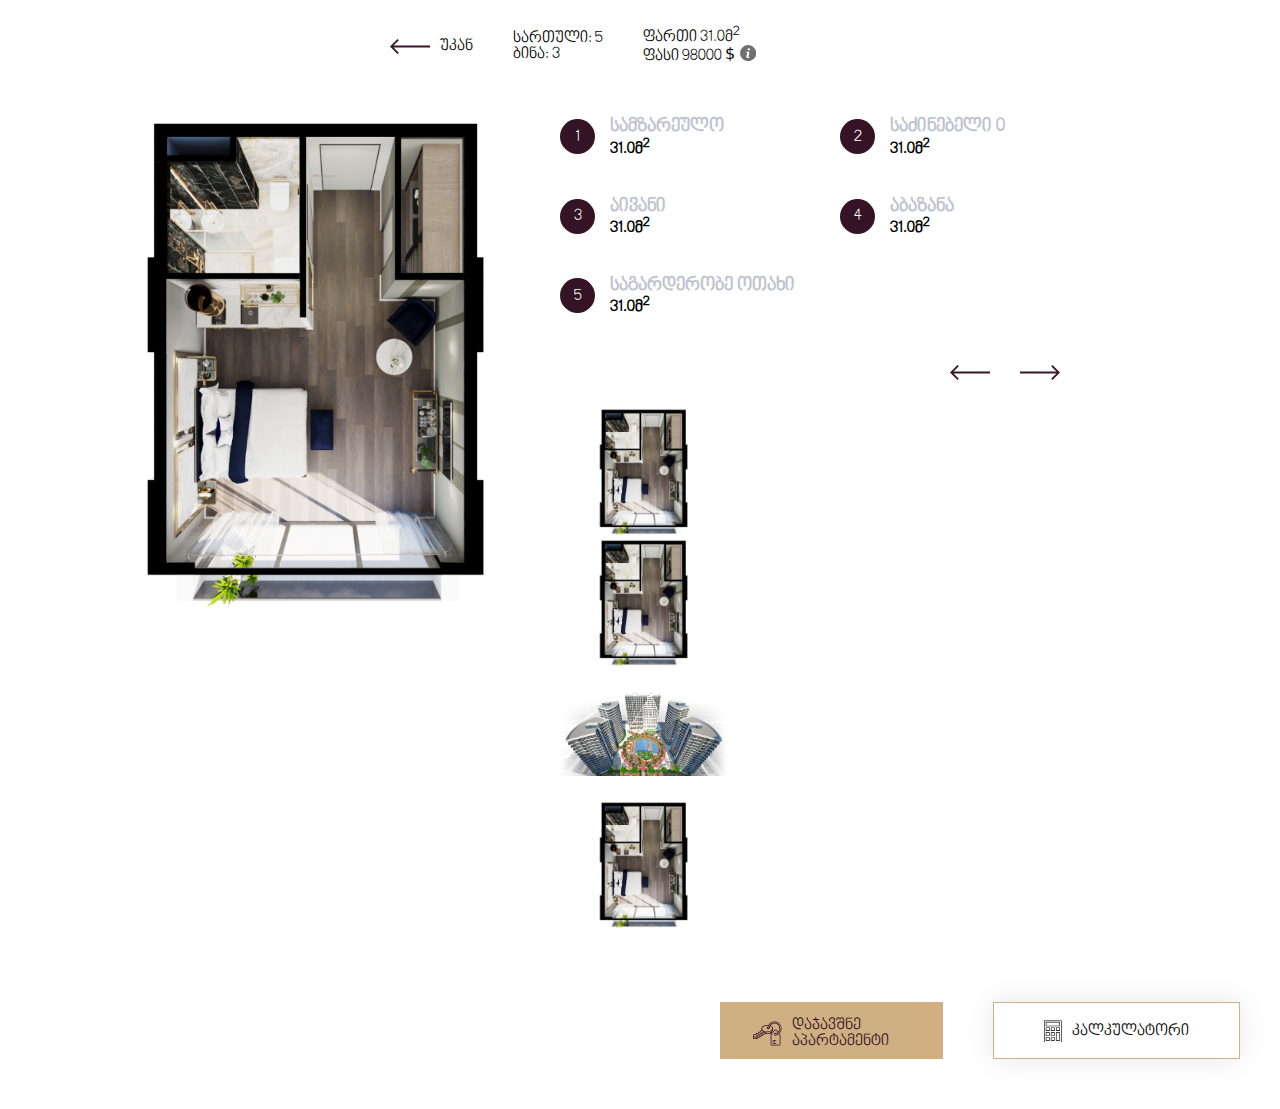
<file: flat_inner.html>
<!DOCTYPE html>
<html>
<head>
	<title></title>

	<meta name="viewport" content="width=device-width, initial-scale=1.0">
	<link rel="stylesheet" type="text/css" href="css/slick.css">
	<link rel="stylesheet" type="text/css" href="css/lightbox.css">
	<link rel="stylesheet" type="text/css" href="css/slicktheme.css">
	<link rel="stylesheet" type="text/css" href="css/main.css">
	<link rel="stylesheet" type="text/css" href="css/main.css">
</head>
<body>



<div class="flat_section">

	<div class="flat_header align_center">
		
		<div class="flat_back">
			<a href="">
				<svg xmlns="http://www.w3.org/2000/svg" width="40" height="15" viewBox="0 0 40 15">
				  <g id="Выбор-по-плану" transform="translate(40 15) rotate(180)">
				    <g id="выбор_по_фильтрам_A136" transform="translate(-310 -320)">
				      <path id="arrow60_right" d="M350,326.563H313.563l5.25-5.25L317.5,320l-7.5,7.5,7.5,7.5,1.313-1.312-5.25-5.25H350Z" transform="translate(660 655) rotate(180)" fill="#3b152a"/>
				    </g>
				  </g>
				</svg>

				<span>უკან</span>
			</a>
		</div>

		<div class="flat__inner_centerinfo">

			<div class="flat_floor_info">
				<span>სართული:</span>
				<span>5</span>
			</div>


			<div class="flat_aparment_info">
				<span>ბინა:</span>
				<span>3</span>
			</div>

		</div>

		<div class="flat_inner_right_info">

			<div class="flat_inner_space">
				<span>ფართი 31.0მ<sup>2</sup> </span>
			</div>
			<div class="flat_inner_cost">
				<span>ფასი 98000 <span class="dolar_font">$</span></span>

				<div class="flat_tool_tip">

						
                   <svg id="information-button_1_" data-name="information-button (1)" xmlns="http://www.w3.org/2000/svg" width="16.264" height="16.264" viewBox="0 0 16.264 16.264">
                  <path id="Path_1001" data-name="Path 1001" d="M8.132,0a8.132,8.132,0,1,0,8.132,8.132A8.132,8.132,0,0,0,8.132,0ZM9.825,12.6q-.628.248-1,.377a2.642,2.642,0,0,1-.869.13,1.731,1.731,0,0,1-1.182-.371,1.2,1.2,0,0,1-.421-.941,3.419,3.419,0,0,1,.031-.454c.021-.154.055-.328.1-.523l.524-1.851c.046-.178.086-.346.118-.5a2.231,2.231,0,0,0,.047-.436.671.671,0,0,0-.146-.494.829.829,0,0,0-.56-.138,1.469,1.469,0,0,0-.417.062c-.141.043-.264.083-.364.121l.138-.57q.514-.21.984-.359A2.908,2.908,0,0,1,7.7,6.5a1.7,1.7,0,0,1,1.165.365,1.212,1.212,0,0,1,.409.947q0,.121-.028.425a2.842,2.842,0,0,1-.1.558l-.521,1.845c-.043.148-.081.317-.115.507a2.679,2.679,0,0,0-.05.431.619.619,0,0,0,.165.5.921.921,0,0,0,.569.134,1.651,1.651,0,0,0,.431-.067,2.45,2.45,0,0,0,.348-.117ZM9.732,5.114a1.244,1.244,0,0,1-.878.339,1.257,1.257,0,0,1-.881-.339,1.081,1.081,0,0,1-.367-.821,1.092,1.092,0,0,1,.367-.823,1.248,1.248,0,0,1,.881-.342,1.234,1.234,0,0,1,.878.342,1.109,1.109,0,0,1,0,1.645Z" fill="#707070"/>
                  </svg>

                  <div class="flat_tooltip_box">
                  	<span>
                  		ბინის ღირებულება არის, დოლარის ექვივალენტი ლარში
                  	</span>
                  </div>

				</div>
			</div>
		</div>

	</div>


	<div class="flat_wrapper_inner">
			
		<div class="flat_wrapper_left">
			
			<div class="flat_wrapper_img">
				<img src="img/11-14.jpg">
			</div>
		</div>

		<div class="flat_wrapper_right">

			<div class="flat_wrapper_right_info">

				<div class="flat_tabs">
					<div class="flat_tab_num">
						<span>1</span>
					</div>
					<div class="flat_tab_text">
						<h3>სამზარეულო</h3>
						<span>31.0მ<sup>2</sup> </span>
					</div>
				</div>

				<div class="flat_tabs">
					<div class="flat_tab_num">
						<span>2</span>
					</div>
					<div class="flat_tab_text">
						<h3>საძინებელი 0</h3>
						<span>31.0მ<sup>2</sup> </span>
					</div>
				</div>

				<div class="flat_tabs">
					<div class="flat_tab_num">
						<span>3</span>
					</div>
					<div class="flat_tab_text">
						<h3>აივანი </h3>
						<span>31.0მ<sup>2</sup> </span>
					</div>
				</div>

				<div class="flat_tabs">
					<div class="flat_tab_num">
						<span>4</span>
					</div>
					<div class="flat_tab_text">
						<h3>აბაზანა</h3>
						<span>31.0მ<sup>2</sup> </span>
					</div>
				</div>

				<div class="flat_tabs">
					<div class="flat_tab_num">
						<span>5</span>
					</div>
					<div class="flat_tab_text">
						<h3>საგარდერობე ოთახი</h3>
						<span>31.0მ<sup>2</sup> </span>
					</div>
				</div>
			</div>


			<div class="flat_inner_slider">

				<div class="slick_arrow_fluid">
					<div class="arrow_left">
						<svg xmlns="http://www.w3.org/2000/svg" width="40" height="15" viewBox="0 0 40 15">
					  <g id="Выбор-по-плану" transform="translate(40 15) rotate(180)">
					    <g id="выбор_по_фильтрам_A136" transform="translate(-310 -320)">
					      <path id="arrow60_right" d="M350,326.563H313.563l5.25-5.25L317.5,320l-7.5,7.5,7.5,7.5,1.313-1.312-5.25-5.25H350Z" transform="translate(660 655) rotate(180)" fill="#3b152a"></path>
					    </g>
					  </g>
				</svg>
					</div>
					<div class="arrow_right">
						

		          <svg id="Выбор-по-плану" xmlns=" http://www.w3.org/2000/svg" width="40" height="15" viewBox="0 0 40 15">
		            <g id="выбор_по_фильтрам_A136">
		            <path id="arrow60_right" d="M40,8.437H3.563l5.25,5.25L7.5,15,0,7.5,7.5,0,8.813,1.312l-5.25,5.25H40Z" transform="translate(40 15) rotate(180)" fill="#3b152a"/>
		           </g>
	             </svg>

					</div>

				</div>

				<div class="portfolio-slides">
 
				  <div class="single">
				    <a href="img/11-14.jpg">
				      <img src="img/11-14.jpg"/>
				    </a>
				  </div>
				  <div class="single">
				    <a href="img/11-14.jpg">
				      <img src="img/11-14.jpg"/>
				    </a>
				  </div>
				  <div class="single">
				    <a href="img/F5BE8C94.png">
				      <img src="img/F5BE8C94.png"/>
				    </a>
				  </div>
				  <div class="single">
				    <a href="img/11-14.jpg">
				      <img src="img/11-14.jpg"/>
				    </a>
				  </div>
				</div>

			</div>
		</div>


	</div>


	<div class="flat_footer">
	    <div class="flat_book">
			<a href="">
					
                 <svg xmlns="http://www.w3.org/2000/svg" width="31.994" height="27.046" viewBox="0 0 31.994 27.046">
  <g id="house-key" transform="translate(0 -39.594)">
    <g id="Group_25" data-name="Group 25" transform="translate(0 39.594)">
      <g id="Group_24" data-name="Group 24" transform="translate(0 0)">
        <path id="Path_1030" data-name="Path 1030" d="M352.243,424.907h-3.524a.421.421,0,0,0,0,.842h3.524a.421.421,0,0,0,0-.842Z" transform="translate(-326.533 -400.829)" fill="#341325"/>
        <path id="Path_1031" data-name="Path 1031" d="M348.719,400.689h2.349a.421.421,0,0,0,0-.842h-2.349a.421.421,0,0,0,0,.842Z" transform="translate(-326.533 -377.335)" fill="#341325"/>
        <path id="Path_1032" data-name="Path 1032" d="M352.243,374.782h-3.524a.421.421,0,0,0,0,.842h3.524a.421.421,0,0,0,0-.842Z" transform="translate(-326.533 -353.836)" fill="#341325"/>
        <path id="Path_1033" data-name="Path 1033" d="M30.64,55.856a3.432,3.432,0,0,0-.658-2.036l-.479-.647a7.85,7.85,0,1,0-12.246-9.512,9.875,9.875,0,0,0-5.84,1.173A3.73,3.73,0,0,0,9.31,47.866s0,.006,0,.009v.016c0,.006,0,.013,0,.019s0,.011,0,.017v1.637l-1.116.67a.422.422,0,0,0-.177.213l-.274.729-1.722.041a.421.421,0,0,0-.41.4l-.034.857-1.945.046a.421.421,0,0,0-.41.4l-.04.988-2.085.053a.423.423,0,0,0-.206.06L.2,54.44a.42.42,0,0,0-.2.371l.051,2.155v1.747s0,0,0,.006v.007a.4.4,0,0,0,.008.041.424.424,0,0,0,.024.118.4.4,0,0,0,.031.049.425.425,0,0,0,.057.084.42.42,0,0,0,.061.044.412.412,0,0,0,.07.047.422.422,0,0,0,.094.022.4.4,0,0,0,.062.014H.474l3.657.109h.011c.005,0,.01,0,.015,0a.414.414,0,0,0,.128-.026l.041-.017c.011-.006.024-.008.035-.015l9.705-5.823a10.351,10.351,0,0,0,1.41.1,10.528,10.528,0,0,0,3.106-.467,7.666,7.666,0,0,0,1.548,1.2,3.472,3.472,0,0,0-.417,1.647v9.2a1.523,1.523,0,0,0,1.451,1.584h8.026a1.523,1.523,0,0,0,1.45-1.584v-9.2ZM17.232,46.194a6.841,6.841,0,0,1,.639-1.9,7.016,7.016,0,1,1,10.8,8.511h0a6.922,6.922,0,0,1-2.6,1.4,6.843,6.843,0,0,1-1.5.256.739.739,0,0,1-.086-.724,6.291,6.291,0,1,0-5.756-9.5,6.185,6.185,0,0,0-.776,2.033,6,6,0,0,0-.1.914,1.822,1.822,0,0,1-.727.136A6.669,6.669,0,0,1,17.232,46.194Zm3.306-1.57h0a6.243,6.243,0,0,0-.8-.382,5.442,5.442,0,1,1,8.321,6.977l-1.173-1.589a2.13,2.13,0,0,0-1.713-.9h0a2.13,2.13,0,0,0-1.712.9l-1.93,2.614a5.376,5.376,0,0,1-.62-.4,3.47,3.47,0,0,0,1.527-2.6V47.5A3.281,3.281,0,0,0,20.537,44.624ZM3.721,58.4.893,58.317V57.4l2.828.085Zm.31-1.751L.884,56.556l-.036-1.52.379-.227,2.368-.06a.421.421,0,0,0,.41-.4l.04-.987,1.945-.046a.421.421,0,0,0,.41-.4l.034-.857,1.611-.038a.421.421,0,0,0,.384-.273l.322-.857,1.513-.908a4.784,4.784,0,0,0,.95.718c.031.018.064.033.1.05L3.3,55.545a.421.421,0,0,0,.433.722l8.5-5.1c.2.073.4.137.607.2ZM13.55,52.7,4.563,58.093v-.779l8.987-5.392V52.7Zm-1.912-2.737h0A2.547,2.547,0,0,1,10.15,47.92v-.033a2.974,2.974,0,0,1,1.7-2.331,9.056,9.056,0,0,1,5.013-1.083,7.7,7.7,0,0,0-.4,1.317,2.245,2.245,0,0,0-.415.184,1.18,1.18,0,0,0-.641.989,1.1,1.1,0,0,0,.6.922,1.893,1.893,0,0,0,.611.221,2.685,2.685,0,0,0,.545.055,2.541,2.541,0,0,0,1.281-.329l.042-.028a1.149,1.149,0,0,0,.6-.924.968.968,0,0,0-.254-.675,5.334,5.334,0,0,1,.455-1.235,5.53,5.53,0,0,1,.831.383A2.5,2.5,0,0,1,21.6,47.485v.026a2.988,2.988,0,0,1-1.691,2.247,6.934,6.934,0,0,1-.893.446,8.806,8.806,0,0,1-1.447.447l-.023,0A8.658,8.658,0,0,1,11.637,49.964ZM16.3,46.838c-.005.07-.006.143-.01.214a.158.158,0,0,1-.049-.095A.2.2,0,0,1,16.3,46.838Zm2.26,5.3a9.734,9.734,0,0,1-4.171.432v-.91a10.456,10.456,0,0,0,1.087.058,10.755,10.755,0,0,0,2.219-.231l.028,0a9.667,9.667,0,0,0,1.609-.5,7.758,7.758,0,0,0,1-.5,5.4,5.4,0,0,0,1.233-.99,3.153,3.153,0,0,1-1.612,2c-.014.01-.026.017-.053.034A7.071,7.071,0,0,1,18.563,52.134Zm.894.55h0c.241-.1.477-.223.708-.352a6.255,6.255,0,0,0,.864.6l-.429.581A6.784,6.784,0,0,1,19.456,52.684ZM29.189,65.8H21.163a.686.686,0,0,1-.609-.742v-9.2a2.6,2.6,0,0,1,.5-1.547l3.085-4.177a1.244,1.244,0,0,1,2.071,0l1.219,1.651a5.342,5.342,0,0,1-1.519.818,1.607,1.607,0,0,0-1.865.285,1.39,1.39,0,0,0-.157.188,1.581,1.581,0,0,0,.159,2.066.839.839,0,0,0,.067.062,1.577,1.577,0,0,0,1.057.4,1.606,1.606,0,0,0,1.139-.475,1.772,1.772,0,0,0,.149-.178,7.743,7.743,0,0,0,2.4-1.236l.447.6a2.588,2.588,0,0,1,.492,1.535h0v9.2A.686.686,0,0,1,29.189,65.8Z" transform="translate(0 -39.594)" fill="#341325"/>
      </g>
    </g>
  </g>
                 </svg>

				<span>დაჯავშნე აპარტამენტი</span>
			</a>
	    </div>

		 <div class="flat_calculator">


	       <svg xmlns="http://www.w3.org/2000/svg" width="17.666" height="22.5" viewBox="0 0 17.666 22.5">
	  <g id="calculator" transform="translate(-13.75)">
	    <path id="Path_2" data-name="Path 2" d="M30.054,0H15.112A1.364,1.364,0,0,0,13.75,1.362V21.138A1.364,1.364,0,0,0,15.112,22.5H30.054a1.364,1.364,0,0,0,1.362-1.362V1.362A1.364,1.364,0,0,0,30.054,0ZM30.8,21.137a.748.748,0,0,1-.747.747H15.112a.748.748,0,0,1-.747-.747V1.362a.748.748,0,0,1,.747-.747H30.054a.748.748,0,0,1,.747.747Z"/>
	    <path id="Path_3" data-name="Path 3" d="M37.593,10H24.058a.307.307,0,0,0-.308.308v3.867a.307.307,0,0,0,.308.308H37.593a.307.307,0,0,0,.308-.308V10.308A.307.307,0,0,0,37.593,10Zm-.308,3.867H24.365V10.615h12.92Z" transform="translate(-8.242 -8.242)"/>
	    <path id="Path_4" data-name="Path 4" d="M56.4,97.523h-3.34a.308.308,0,0,0-.308.308v2.984a.307.307,0,0,0,.308.308H56.4a.307.307,0,0,0,.308-.308V97.831A.308.308,0,0,0,56.4,97.523Zm-.308,2.984H53.365V98.138H56.09Z" transform="translate(-32.145 -80.38)"/>
	    <path id="Path_5" data-name="Path 5" d="M27.4,97.523H24.058a.308.308,0,0,0-.308.308v2.984a.307.307,0,0,0,.308.308H27.4a.307.307,0,0,0,.308-.308V97.831A.308.308,0,0,0,27.4,97.523Zm-.308,2.984h-2.73V98.138h2.73Z" transform="translate(-8.242 -80.38)"/>
	    <path id="Path_6" data-name="Path 6" d="M56.4,69.766h-3.34a.307.307,0,0,0-.308.308v2.983a.307.307,0,0,0,.308.308H56.4a.307.307,0,0,0,.308-.308V70.074a.307.307,0,0,0-.308-.308Zm-.308,2.983H53.365V70.381H56.09Z" transform="translate(-32.145 -57.502)"/>
	    <path id="Path_7" data-name="Path 7" d="M27.4,69.766H24.058a.307.307,0,0,0-.308.308v2.983a.307.307,0,0,0,.308.308H27.4a.307.307,0,0,0,.308-.308V70.074a.307.307,0,0,0-.308-.308Zm-.308,2.983h-2.73V70.381h2.73Z" transform="translate(-8.242 -57.502)"/>
	    <path id="Path_8" data-name="Path 8" d="M85.374,69.766H82.029a.307.307,0,0,0-.308.308v7.863a.307.307,0,0,0,.308.308h3.345a.307.307,0,0,0,.308-.308V70.074a.307.307,0,0,0-.308-.308Zm-.308,7.863h-2.73V70.381h2.73Z" transform="translate(-56.023 -57.502)"/>
	    <path id="Path_9" data-name="Path 9" d="M56.4,42.008h-3.34a.307.307,0,0,0-.308.308V45.3a.307.307,0,0,0,.308.308H56.4a.307.307,0,0,0,.308-.308V42.316a.307.307,0,0,0-.308-.308Zm-.308,2.983H53.365V42.623H56.09Z" transform="translate(-32.145 -34.624)"/>
	    <path id="Path_10" data-name="Path 10" d="M27.4,42.008H24.058a.307.307,0,0,0-.308.308V45.3a.307.307,0,0,0,.308.308H27.4a.307.307,0,0,0,.308-.308V42.316a.307.307,0,0,0-.308-.308Zm-.308,2.983h-2.73V42.623h2.73Z" transform="translate(-8.242 -34.624)"/>
	    <path id="Path_11" data-name="Path 11" d="M85.374,42.008H82.029a.307.307,0,0,0-.308.308V45.3a.307.307,0,0,0,.308.308h3.345a.307.307,0,0,0,.308-.308V42.316a.307.307,0,0,0-.308-.308Zm-.308,2.983h-2.73V42.623h2.73Z" transform="translate(-56.023 -34.624)"/>
	  </g>
	       </svg>

		   	<span>კალკულატორი</span>
		</div>
	</div>


	
</div>

	<div class="flat_gradient"></div>
	<div class="flat_calculator_fluid">
			<div class="calc_header">
				<svg xmlns="http://www.w3.org/2000/svg" width="17.666" height="22.5" viewBox="0 0 17.666 22.5">
		  			<g id="calculator" transform="translate(-13.75)">
				    <path id="Path_2" data-name="Path 2" d="M30.054,0H15.112A1.364,1.364,0,0,0,13.75,1.362V21.138A1.364,1.364,0,0,0,15.112,22.5H30.054a1.364,1.364,0,0,0,1.362-1.362V1.362A1.364,1.364,0,0,0,30.054,0ZM30.8,21.137a.748.748,0,0,1-.747.747H15.112a.748.748,0,0,1-.747-.747V1.362a.748.748,0,0,1,.747-.747H30.054a.748.748,0,0,1,.747.747Z"/>
				    <path id="Path_3" data-name="Path 3" d="M37.593,10H24.058a.307.307,0,0,0-.308.308v3.867a.307.307,0,0,0,.308.308H37.593a.307.307,0,0,0,.308-.308V10.308A.307.307,0,0,0,37.593,10Zm-.308,3.867H24.365V10.615h12.92Z" transform="translate(-8.242 -8.242)"/>
				    <path id="Path_4" data-name="Path 4" d="M56.4,97.523h-3.34a.308.308,0,0,0-.308.308v2.984a.307.307,0,0,0,.308.308H56.4a.307.307,0,0,0,.308-.308V97.831A.308.308,0,0,0,56.4,97.523Zm-.308,2.984H53.365V98.138H56.09Z" transform="translate(-32.145 -80.38)"/>
				    <path id="Path_5" data-name="Path 5" d="M27.4,97.523H24.058a.308.308,0,0,0-.308.308v2.984a.307.307,0,0,0,.308.308H27.4a.307.307,0,0,0,.308-.308V97.831A.308.308,0,0,0,27.4,97.523Zm-.308,2.984h-2.73V98.138h2.73Z" transform="translate(-8.242 -80.38)"/>
					    <path id="Path_6" data-name="Path 6" d="M56.4,69.766h-3.34a.307.307,0,0,0-.308.308v2.983a.307.307,0,0,0,.308.308H56.4a.307.307,0,0,0,.308-.308V70.074a.307.307,0,0,0-.308-.308Zm-.308,2.983H53.365V70.381H56.09Z" transform="translate(-32.145 -57.502)"/>
				    <path id="Path_7" data-name="Path 7" d="M27.4,69.766H24.058a.307.307,0,0,0-.308.308v2.983a.307.307,0,0,0,.308.308H27.4a.307.307,0,0,0,.308-.308V70.074a.307.307,0,0,0-.308-.308Zm-.308,2.983h-2.73V70.381h2.73Z" transform="translate(-8.242 -57.502)"/>
				    <path id="Path_8" data-name="Path 8" d="M85.374,69.766H82.029a.307.307,0,0,0-.308.308v7.863a.307.307,0,0,0,.308.308h3.345a.307.307,0,0,0,.308-.308V70.074a.307.307,0,0,0-.308-.308Zm-.308,7.863h-2.73V70.381h2.73Z" transform="translate(-56.023 -57.502)"/>
				    <path id="Path_9" data-name="Path 9" d="M56.4,42.008h-3.34a.307.307,0,0,0-.308.308V45.3a.307.307,0,0,0,.308.308H56.4a.307.307,0,0,0,.308-.308V42.316a.307.307,0,0,0-.308-.308Zm-.308,2.983H53.365V42.623H56.09Z" transform="translate(-32.145 -34.624)"/>
				    <path id="Path_10" data-name="Path 10" d="M27.4,42.008H24.058a.307.307,0,0,0-.308.308V45.3a.307.307,0,0,0,.308.308H27.4a.307.307,0,0,0,.308-.308V42.316a.307.307,0,0,0-.308-.308Zm-.308,2.983h-2.73V42.623h2.73Z" transform="translate(-8.242 -34.624)"/>
				    <path id="Path_11" data-name="Path 11" d="M85.374,42.008H82.029a.307.307,0,0,0-.308.308V45.3a.307.307,0,0,0,.308.308h3.345a.307.307,0,0,0,.308-.308V42.316a.307.307,0,0,0-.308-.308Zm-.308,2.983h-2.73V42.623h2.73Z" transform="translate(-56.023 -34.624)"/>
		  			</g>
		       </svg>

			   	<span>კალკულატორი</span>	
			</div>
			<div class="calc_body">

				<div class="calc_flat_box">

				    <div class="calc_flat_box_title">

						<span>ბინის ფასი</span>
						<div class="flat_tool_tip">

						
	                   <svg id="information-button_1_" data-name="information-button (1)" xmlns="http://www.w3.org/2000/svg" width="16.264" height="16.264" viewBox="0 0 16.264 16.264">
	                 		<path id="Path_1001" data-name="Path 1001" d="M8.132,0a8.132,8.132,0,1,0,8.132,8.132A8.132,8.132,0,0,0,8.132,0ZM9.825,12.6q-.628.248-1,.377a2.642,2.642,0,0,1-.869.13,1.731,1.731,0,0,1-1.182-.371,1.2,1.2,0,0,1-.421-.941,3.419,3.419,0,0,1,.031-.454c.021-.154.055-.328.1-.523l.524-1.851c.046-.178.086-.346.118-.5a2.231,2.231,0,0,0,.047-.436.671.671,0,0,0-.146-.494.829.829,0,0,0-.56-.138,1.469,1.469,0,0,0-.417.062c-.141.043-.264.083-.364.121l.138-.57q.514-.21.984-.359A2.908,2.908,0,0,1,7.7,6.5a1.7,1.7,0,0,1,1.165.365,1.212,1.212,0,0,1,.409.947q0,.121-.028.425a2.842,2.842,0,0,1-.1.558l-.521,1.845c-.043.148-.081.317-.115.507a2.679,2.679,0,0,0-.05.431.619.619,0,0,0,.165.5.921.921,0,0,0,.569.134,1.651,1.651,0,0,0,.431-.067,2.45,2.45,0,0,0,.348-.117ZM9.732,5.114a1.244,1.244,0,0,1-.878.339,1.257,1.257,0,0,1-.881-.339,1.081,1.081,0,0,1-.367-.821,1.092,1.092,0,0,1,.367-.823,1.248,1.248,0,0,1,.881-.342,1.234,1.234,0,0,1,.878.342,1.109,1.109,0,0,1,0,1.645Z" fill="#707070"></path>
                 	 </svg>

	                    <div class="flat_tooltip_box">
		                  	<span>
		                  		ბინის ღირებულება არის, დოლარის ექვივალენტი ლარში
		                  	</span>
	                 	 </div>

						</div>
					</div>

					<div class="flat_price_fluid">
						<div class="flat_price">
							<span>98 454</span>
						</div>
						<div class="flat_equ">
							<span class="dolar_font">$</span>
						</div>
					</div>

					<div class="calc_inner_body">

						<div class="participation_fluid">

							<div class="common_title">
								<span>თანამონაწილეობა (%)</span>
							</div>
							<div class="participation_box">
								<div class="part_min">-</div>
								<div class="part_value">
									<span data-min="36">44</span>%
								</div>
								<div class="part_max">+</div>
							</div>
						</div>


						<div class="cost_period">
							<div class="common_title">
								<span>გადახდის პერიოდი</span>
							</div>
							<div class="cost_period_box">
								<div class="cost_period_min">-</div>
								<div class="cost_period_value">
									<span month-max="26">24</span>
								</div>
								<div class="cost_period_max">+</div>
							</div>
						</div>
					</div>

					<div class="calc_sum">

						<div class="first">თანამონაწილეობა <span class="dt">49000</span>
							<span class="dolar_font">$</span>
						</div>
						<div class="second">ყოველთვიუერი გადასახდი <span class="dt">49000</span>
							<span class="dolar_font">$</span>
						</div>
					</div>
				</div>


			</div>


					<div class="calc_footer">

						<div class="calc">
							<span>გამოთვლა</span>
						</div>

						<div class="calc_close">

							<svg xmlns="http://www.w3.org/2000/svg" width="16.284" height="16.284" viewBox="0 0 16.284 16.284">
							  <path id="Union_2" data-name="Union 2" d="M-2991.858,8.956l-7.328,7.328-.814-.814,7.328-7.328L-3000,.814l.814-.814,7.328,7.328L-2984.53,0l.814.814-7.328,7.328,7.328,7.328-.815.814Z" transform="translate(3000)"/>
							</svg>

							<span>დახურვა</span>
						</div>
					</div>
	</div>

<script src="https://code.jquery.com/jquery-3.5.1.js" integrity="sha256-QWo7LDvxbWT2tbbQ97B53yJnYU3WhH/C8ycbRAkjPDc=" crossorigin="anonymous"></script>

<script src="js/slick.js"></script>
<script src="js/lightbox.js"></script>
<script src="js/main.js"></script>
</body>
</file>
<file: css/main.css>
@charset "UTF-8";
* {
  padding: 0;
  margin: 0;
  box-sizing: border-box;
  font-family: 'Conv_bpg_nino_mtavruli_normal'; }

a {
  text-decoration: none; }

/*body {
	width: 100vw;
}*/
@font-face {
  font-family: 'Conv_bpg_nino_mtavruli_normal';
  src: url("../fonts/bpg_nino_mtavruli_normal.eot");
  src: local("Γÿ║"), url("../fonts/bpg_nino_mtavruli_normal.woff") format("woff"), url("../fonts/bpg_nino_mtavruli_normal.ttf") format("truetype"), url("../fonts/bpg_nino_mtavruli_normal.svg") format("svg");
  font-weight: normal;
  font-style: normal; }
/** Generated by FG **/
@font-face {
  font-family: 'Conv_bpg_mrgvlovani_2009';
  src: url("../fonts/bpg_mrgvlovani_2009.eot");
  src: local("Γÿ║"), url("../fonts/bpg_mrgvlovani_2009.woff") format("woff"), url("../fonts/bpg_mrgvlovani_2009.ttf") format("truetype"), url("../fonts/bpg_mrgvlovani_2009.svg") format("svg");
  font-weight: normal;
  font-style: normal; }
.building_img {
  width: 100%;
  overflow-x: hidden; }
  .building_img svg {
    width: 100%; }
    .building_img svg path, .building_img svg polygon {
      transition: all .4s;
      fill: transparent; }
    .building_img svg #Layer_2 rect {
      transition: all .4s;
      fill: #fff; }
    .building_img svg #Layer_2 text {
      transition: all .4s;
      font-size: 18px;
      font-weight: bold;
      fill: transparent; }
  .building_img .hidden_stare {
    cursor: not-allowed !important; }
  .building_img .build_hover {
    cursor: pointer; }
    .building_img .build_hover:hover {
      fill: rgba(255, 255, 255, 0.6); }

#Layer_2 {
  opacity: 0;
  animation: fade 1s 3s forwards; }

@keyframes fade {
  0% {
    opacity: 0; }
  100% {
    opacity: 1; } }
.flat_wrapper {
  max-width: 1200px;
  margin: 50px auto 40px;
  position: relative;
  padding: 0 30px 0 70px;
  min-height: 50vh; }
  .flat_wrapper .flat_up_info {
    display: flex;
    justify-content: space-around;
    margin: 0 0 15px; }
  .flat_wrapper .flat_left_info {
    width: 15%;
    height: 100%;
    display: flex;
    align-items: center;
    position: absolute;
    justify-content: center;
    top: 0;
    left: -3%; }
    .flat_wrapper .flat_left_info div {
      transform: rotate(-90deg);
      display: flex;
      align-items: center; }

.flat {
  width: 100%; }
  .flat .flat_svg {
    width: 100%; }
  .flat .st0 {
    fill: transparent;
    cursor: pointer;
    transition: all .3s; }
    .flat .st0:hover {
      fill: rgba(208, 176, 130, 0.8); }
    .flat .st0.booked {
      fill: rgba(255, 255, 255, 0.7); }
    .flat .st0.sold {
      fill: rgba(0, 0, 0, 0.7); }

.flat_header {
  max-width: 500px;
  margin: 20px auto 30px;
  display: flex; }
  .flat_header.align_center {
    align-items: center; }
  .flat_header .flat_info {
    margin: 0 70px 0 90px;
    display: flex;
    flex-direction: column;
    align-items: center; }
    .flat_header .flat_info * {
      font-weight: bold;
      font-size: 18px; }
    .flat_header .flat_info .flat_floor_info {
      margin-bottom: 20px; }
  .flat_header .flat_back a {
    display: flex;
    align-items: center;
    color: #000; }
    .flat_header .flat_back a span {
      margin-left: 10px; }
  .flat_header .flat_arrows {
    display: flex; }
    .flat_header .flat_arrows a {
      display: flex;
      justify-content: center;
      align-items: center;
      width: 41px;
      height: 41px;
      flex: 0 0 41px;
      border: 1px solid #707070;
      transition: all .3s; }
      .flat_header .flat_arrows a:first-child {
        margin-right: 10px; }
      .flat_header .flat_arrows a:hover {
        background-color: #D0B082;
        border-color: transparent; }

.flat_bottom_info {
  display: flex;
  justify-content: center; }

.flat_pos_info {
  display: flex;
  justify-content: center;
  position: absolute;
  bottom: 115px;
  left: 43%; }
  .flat_pos_info > div {
    display: flex;
    align-items: center; }
    .flat_pos_info > div:first-child {
      margin-right: 40px; }
    .flat_pos_info > div svg {
      margin-right: 20px; }

.flat__inner_centerinfo {
  display: flex;
  flex-direction: column;
  margin: 0 40px; }

.flat_inner_right_info .flat_inner_cost {
  display: flex; }
  .flat_inner_right_info .flat_inner_cost .flat_tool_tip {
    margin-left: 5px;
    position: relative;
    cursor: pointer; }
    .flat_inner_right_info .flat_inner_cost .flat_tool_tip .flat_tooltip_box {
      position: absolute;
      top: 43px;
      left: 50%;
      transform: translateX(-50%);
      border: 1px solid #707070;
      padding: 15px 5px 10px 18px;
      display: flex;
      align-items: center;
      background-color: #fff;
      min-width: 274px;
      visibility: hidden;
      opacity: 0; }
      .flat_inner_right_info .flat_inner_cost .flat_tool_tip .flat_tooltip_box:after {
        content: "";
        position: absolute;
        width: 15px;
        height: 15px;
        border-top: 1px solid #707070;
        border-left: 1px solid #707070;
        transform: translateX(-50%) rotate(45deg);
        top: -9px;
        left: 50%;
        background: #fff; }
    .flat_inner_right_info .flat_inner_cost .flat_tool_tip:hover .flat_tooltip_box {
      opacity: 1;
      visibility: visible;
      transition: all .3s; }

.flat_wrapper_inner {
  max-width: 1000px;
  margin: 0 auto;
  padding: 20px 0;
  display: flex;
  align-items: flex-start; }
  .flat_wrapper_inner .flat_wrapper_left {
    flex: 0 0 350px;
    max-width: 350px;
    max-height: 450px;
    min-height: 300px; }
    .flat_wrapper_inner .flat_wrapper_left .flat_wrapper_img {
      width: 100%;
      height: 100%; }
      .flat_wrapper_inner .flat_wrapper_left .flat_wrapper_img img {
        width: 100%;
        height: 100%;
        object-fit: contain; }

.flat_wrapper_right {
  flex-grow: 1;
  margin-left: 70px; }
  .flat_wrapper_right .flat_wrapper_right_info {
    display: flex;
    flex-wrap: wrap;
    justify-content: flex-start; }
    .flat_wrapper_right .flat_wrapper_right_info .flat_tabs {
      display: flex;
      align-items: center;
      margin-bottom: 40px;
      flex: 0 0 280px;
      max-width: 280px; }
      .flat_wrapper_right .flat_wrapper_right_info .flat_tabs .flat_tab_text h3 {
        color: #C0C3CF; }
      .flat_wrapper_right .flat_wrapper_right_info .flat_tabs .flat_tab_text span {
        font-weight: bold;
        color: #000; }
      .flat_wrapper_right .flat_wrapper_right_info .flat_tabs .flat_tab_num {
        display: flex;
        align-items: center;
        justify-content: center;
        margin-right: 15px;
        border-radius: 50%;
        background-color: #341325;
        flex: 0 0 35px;
        width: 35px;
        height: 35px; }
        .flat_wrapper_right .flat_wrapper_right_info .flat_tabs .flat_tab_num span {
          color: #fff; }

.flat_inner_slider .portfolio-slides {
  max-width: 500px; }
.flat_inner_slider .single a:focus {
  outline: none; }
.flat_inner_slider .single img {
  width: 167px;
  height: 128px;
  object-fit: contain; }

.slick_arrow_fluid {
  display: flex;
  justify-content: flex-end;
  margin: 10px 0 25px;
  max-width: 500px; }
  .slick_arrow_fluid .arrow_left {
    margin-right: 30px; }
  .slick_arrow_fluid div {
    cursor: pointer; }

.flat_footer {
  display: flex;
  justify-content: flex-end;
  max-width: 1200px;
  margin: 0 auto;
  padding-top: 50px; }
  .flat_footer .flat_book a {
    background-color: #D0B082;
    display: flex;
    align-items: center;
    color: #341325;
    box-sizing: content-box;
    max-width: 190px;
    padding: 15px 0px 10px 33px;
    justify-content: center;
    align-items: center;
    transition: all .3s; }
    .flat_footer .flat_book a:hover {
      background: #341325; }
      .flat_footer .flat_book a:hover svg path {
        fill: #D0B082; }
      .flat_footer .flat_book a:hover span {
        color: #D0B082; }
    .flat_footer .flat_book a span {
      margin-left: 10px;
      color: #341325; }

.flat_calculator {
  margin-left: 50px;
  display: flex;
  align-items: center;
  justify-content: center;
  border: 1px solid #D0B082;
  box-shadow: 0 0 30px rgba(0, 0, 0, 0.1);
  padding: 0 50px;
  cursor: pointer; }
  .flat_calculator span {
    margin-left: 10px; }

.flat_section {
  width: 100%;
  padding: 5px 0 50px;
  position: relative;
  overflow: hidden; }

.flat_gradient {
  position: fixed;
  top: 0;
  left: 0;
  width: calc(100vw - 17px);
  height: 100vh;
  background-color: rgba(0, 0, 0, 0.7);
  z-index: 1000;
  display: none; }

.slick-lightbox-close:before {
  font-size: 51px; }

.slick-lightbox-close {
  height: 50px;
  width: 50px; }

.slick-lightbox .slick-prev, .slick-lightbox .slick-next {
  z-index: 1000; }
.slick-lightbox .slick-next {
  width: 60px;
  height: 15px;
  background: unset;
  background: url("../img/light_right.png");
  background-position: center;
  background-size: contain;
  background-repeat: no-repeat; }
  .slick-lightbox .slick-next:before {
    content: unset; }
  .slick-lightbox .slick-next .slick-lightbox .slick-next {
    right: 30px; }
.slick-lightbox .slick-prev {
  width: 60px;
  height: 15px;
  background: unset;
  background: url("../img/light_left.png");
  background-position: center;
  background-size: contain;
  background-repeat: no-repeat; }
  .slick-lightbox .slick-prev:before {
    content: unset; }
  .slick-lightbox .slick-prev .slick-lightbox .slick-prev {
    left: 30px; }

.flat_calculator_fluid {
  position: fixed;
  bottom: 50px;
  right: 5%;
  z-index: 2000;
  width: 100%;
  max-width: 465px;
  display: none; }
  .flat_calculator_fluid .calc_header {
    background-color: #303030;
    display: flex;
    align-items: center;
    justify-content: center;
    width: 100%;
    padding: 19px 10px; }
    .flat_calculator_fluid .calc_header svg {
      fill: #fff; }
    .flat_calculator_fluid .calc_header span {
      color: #fff;
      margin-left: 10px; }

.calc_body {
  padding: 30px;
  background-color: #fff; }
  .calc_body .calc_flat_box {
    position: relative; }
  .calc_body .flat_tool_tip {
    position: relative; }
    .calc_body .flat_tool_tip:hover .flat_tooltip_box {
      visibility: visible !important;
      opacity: 1 !important;
      transition: all .3s; }
    .calc_body .flat_tool_tip svg {
      cursor: pointer; }
  .calc_body .calc_flat_box_title {
    display: flex; }
    .calc_body .calc_flat_box_title > span {
      margin-right: 10px;
      white-space: nowrap; }
  .calc_body .flat_tooltip_box {
    position: absolute;
    top: -82px;
    left: 50%;
    transform: translateX(-50%);
    border: 1px solid #707070;
    padding: 15px 5px 10px 18px;
    display: flex;
    align-items: center;
    background-color: #fff;
    min-width: 244px;
    width: 271px;
    visibility: hidden;
    opacity: 0; }
    .calc_body .flat_tooltip_box:after {
      content: "";
      position: absolute;
      width: 15px;
      height: 15px;
      border-bottom: 1px solid #707070;
      border-right: 1px solid #707070;
      transform: translateX(-50%) rotate(45deg);
      bottom: -9px;
      left: 50%;
      background: #fff; }

.flat_price_fluid {
  display: flex;
  border: 1px solid #707070;
  margin: 10px 0;
  width: 100%; }
  .flat_price_fluid .flat_price {
    padding: 16px 10px 16px 50px;
    flex-grow: 1; }
    .flat_price_fluid .flat_price span {
      color: #000000;
      opacity: .3; }
  .flat_price_fluid .flat_equ {
    background-color: #707070;
    flex: 0 0 30px;
    width: 30px;
    display: flex;
    align-items: center;
    justify-content: center; }
    .flat_price_fluid .flat_equ span {
      color: #fff; }

.participation_box, .cost_period_box {
  display: flex;
  justify-content: center;
  align-items: center;
  border: 1px solid #707070;
  padding: 16px 10px;
  transition: all .3s; }
  .participation_box:hover, .cost_period_box:hover {
    border: 1px solid #D0B082; }

.part_value, .cost_period_value {
  margin: 0 15px; }

.calc_inner_body {
  display: flex;
  justify-content: space-between;
  width: 100%; }
  .calc_inner_body > div {
    flex: 0 0 48%;
    max-width: 48%;
    margin-top: 14px; }
    .calc_inner_body > div .common_title {
      margin-bottom: 10px; }

.calc_footer {
  display: flex;
  background-color: #fff; }
  .calc_footer > div {
    flex: 0 0 50%;
    max-width: 50%; }
  .calc_footer .calc {
    background-color: #D0B082;
    display: flex;
    align-items: center;
    justify-content: center;
    height: 70px; }
  .calc_footer .calc_close {
    display: flex;
    justify-content: center;
    align-items: center;
    border-top: 1px solid #E6E6E6; }
    .calc_footer .calc_close svg {
      margin-right: 10px; }

.part_min, .part_max, .cost_period_min, .cost_period_max, .calc, .calc_close {
  cursor: pointer;
  user-select: none; }

.calc_sum {
  margin-top: 20px;
  display: flex;
  flex-direction: column;
  display: none; }
  .calc_sum > div {
    margin-bottom: 2px; }

.part_value span, .calc_sum span {
  padding-right: 5px; }

.calc {
  transition: all .3s; }
  .calc.anime {
    background-color: #cc9a54; }

.body_over {
  overflow: hidden; }

.dolar_font {
  font-family: 'Conv_bpg_mrgvlovani_2009';
  transform: translateY(-2px);
  display: inline-block; }

.calc_sum .dolar_font {
  padding-left: 1px !important; }

@media only screen and (max-width: 992px) {
  .building_img svg {
    width: 150%; }

  .flat_header .flat_info .flat_floor_info {
    margin-bottom: 2px; }

  .flat_aparment_info {
    display: flex; }

  .flat_header .flat_info {
    margin: 0 10px 0 10px;
    display: flex;
    flex-direction: column;
    align-items: center; }

  .flat_section {
    padding: 5px 10px 15px; }

  .flat_header {
    margin: 20px auto 5px;
    align-items: center;
    justify-content: space-evenly; }

  .flat_header .flat_back a span {
    margin-left: 5px; }

  .flat_back svg {
    width: 30px; }

  .flat_header .flat_info * {
    font-weight: bold;
    font-size: 14px; }

  .flat_header .flat_arrows a {
    display: flex;
    justify-content: center;
    align-items: center;
    width: 32px;
    height: 32px;
    flex: 0 0 32px;
    border: 1px solid #707070;
    transition: all .3s; }

  .flat_wrapper {
    margin: 15px auto 18px;
    width: 1000px; }

  .flat_wrapper_fluid {
    overflow-x: auto; }

  ::-webkit-scrollbar {
    width: 20px; }

  .flat_wrapper_fluid::-webkit-scrollbar-track {
    background-color: #D4D4D4; }

  .flat_wrapper_fluid::-webkit-scrollbar-thumb {
    background: #292929; }

  .flat_pos_info {
    display: flex;
    justify-content: flex-start;
    position: unset;
    flex-direction: column; }
    .flat_pos_info > div:first-child {
      margin-bottom: 10px; }

  .flat_wrapper_inner .flat_wrapper_left {
    max-height: unset;
    margin: 0 auto; }

  .flat_wrapper_right {
    margin-left: 7px; }

  .flat_wrapper_inner {
    display: block; }

  .flat_wrapper_right .flat_wrapper_right_info {
    margin-top: 30px; }

  .flat_wrapper_right .flat_wrapper_right_info .flat_tabs {
    margin-bottom: 15px; }

  .flat_footer {
    display: flex;
    justify-content: flex-end;
    max-width: 1200px;
    margin: 0 auto;
    padding-top: 0px;
    flex-direction: column;
    align-items: center; }

  .flat_calculator {
    margin-left: 0px;
    display: flex;
    align-items: center;
    justify-content: center;
    border: 1px solid #D0B082;
    box-shadow: 0 0 30px rgba(0, 0, 0, 0.1);
    padding: 0 50px;
    cursor: pointer;
    height: 61px;
    width: 223px;
    margin-top: 20px; }

  .slick-lightbox-slick-img {
    margin: 0 auto;
    display: block;
    max-width: 75%;
    max-height: 90%; }

  .slick-lightbox .slick-prev {
    width: 40px; }

  .slick-lightbox .slick-next {
    width: 40px; }

  .flat_gradient {
    width: calc(100vw - 0px); }

  .flat_calculator_fluid {
    position: fixed;
    bottom: unset;
    left: unset;
    top: 10%;
    left: 50%;
    z-index: 2000;
    width: 94%;
    max-width: 465px;
    left: 50%;
    transition: none;
    transform: translateX(-50%); }

  .flat_inner_slider .single img {
    width: 100%; }

  .building_img svg #Layer_2 text {
    fill: #fff; } }

/*# sourceMappingURL=main.css.map */
</file>
<file: css/slicktheme.css>
@charset 'UTF-8';
/* Slider */
.slick-loading .slick-list
{
    background: #fff url('./ajax-loader.gif') center center no-repeat;
}

/* Icons */
@font-face
{
    font-family: 'slick';
    font-weight: normal;
    font-style: normal;

    src: url('./fonts/slick.eot');
    src: url('./fonts/slick.eot?#iefix') format('embedded-opentype'), url('./fonts/slick.woff') format('woff'), url('./fonts/slick.ttf') format('truetype'), url('./fonts/slick.svg#slick') format('svg');
}
/* Arrows */
.slick-prev,
.slick-next
{
    font-size: 0;
    line-height: 0;

    position: absolute;
    top: 50%;

    display: block;

    width: 20px;
    height: 20px;
    margin-top: -10px;
    padding: 0;

    cursor: pointer;

    color: transparent;
    border: none;
    outline: none;
    background: transparent;
}
.slick-prev:hover,
.slick-prev:focus,
.slick-next:hover,
.slick-next:focus
{
    color: transparent;
    outline: none;
    background: transparent;
}
.slick-prev:hover:before,
.slick-prev:focus:before,
.slick-next:hover:before,
.slick-next:focus:before
{
    opacity: 1;
}
.slick-prev.slick-disabled:before,
.slick-next.slick-disabled:before
{
    opacity: .25;
}

.slick-prev:before,
.slick-next:before
{
    font-family: 'slick';
    font-size: 20px;
    line-height: 1;

    opacity: .75;
    color: white;

    -webkit-font-smoothing: antialiased;
    -moz-osx-font-smoothing: grayscale;
}

.slick-prev
{
    left: -25px;
}
[dir='rtl'] .slick-prev
{
    right: -25px;
    left: auto;
}
.slick-prev:before
{
    content: '←';
}
[dir='rtl'] .slick-prev:before
{
    content: '→';
}

.slick-next
{
    right: -25px;
}
[dir='rtl'] .slick-next
{
    right: auto;
    left: -25px;
}
.slick-next:before
{
    content: '→';
}
[dir='rtl'] .slick-next:before
{
    content: '←';
}

/* Dots */
.slick-slider
{
    margin-bottom: 30px;
}

.slick-dots
{
    position: absolute;
    bottom: -45px;

    display: block;

    width: 100%;
    padding: 0;

    list-style: none;

    text-align: center;
}
.slick-dots li
{
    position: relative;

    display: inline-block;

    width: 20px;
    height: 20px;
    margin: 0 5px;
    padding: 0;

    cursor: pointer;
}
.slick-dots li button
{
    font-size: 0;
    line-height: 0;

    display: block;

    width: 20px;
    height: 20px;
    padding: 5px;

    cursor: pointer;

    color: transparent;
    border: 0;
    outline: none;
    background: transparent;
}
.slick-dots li button:hover,
.slick-dots li button:focus
{
    outline: none;
}
.slick-dots li button:hover:before,
.slick-dots li button:focus:before
{
    opacity: 1;
}
.slick-dots li button:before
{
    font-family: 'slick';
    font-size: 6px;
    line-height: 20px;

    position: absolute;
    top: 0;
    left: 0;

    width: 20px;
    height: 20px;

    content: '•';
    text-align: center;

    opacity: .25;
    color: black;

    -webkit-font-smoothing: antialiased;
    -moz-osx-font-smoothing: grayscale;
}
.slick-dots li.slick-active button:before
{
    opacity: .75;
    color: black;
}
</file>
